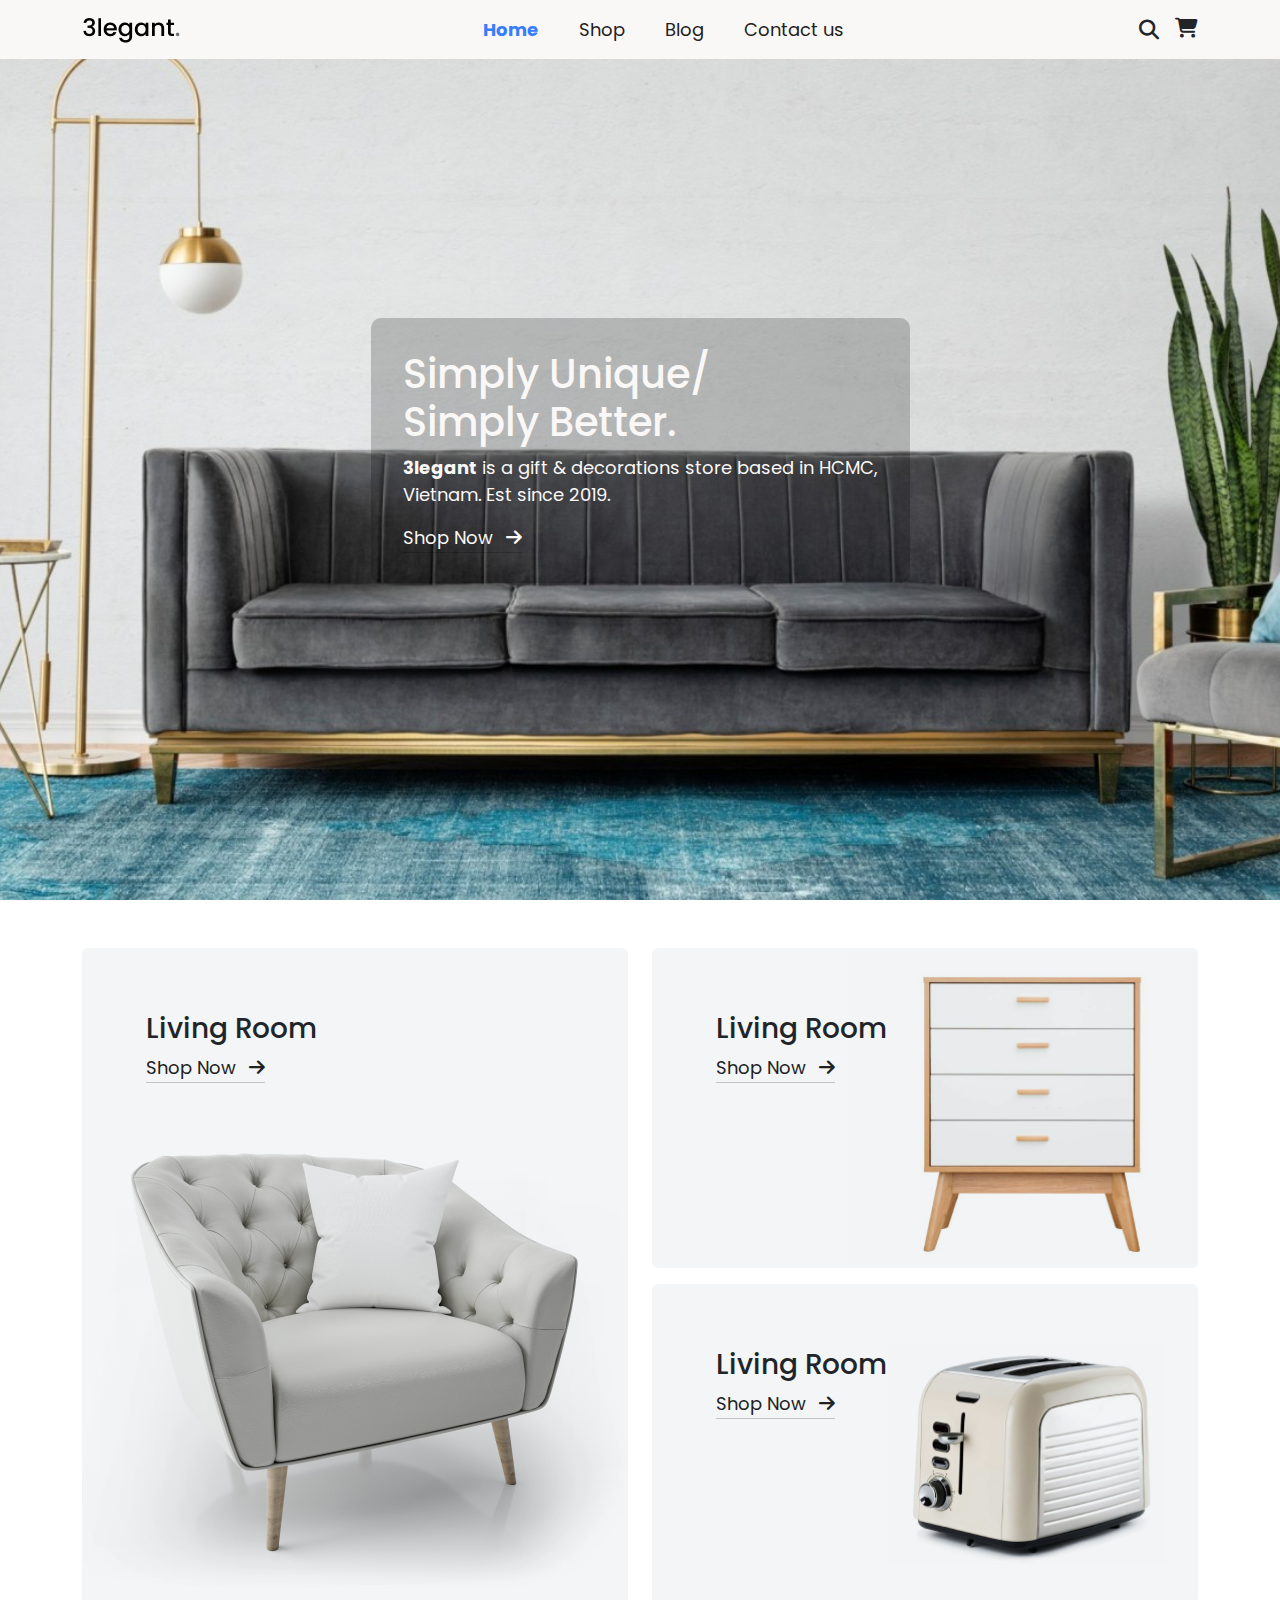
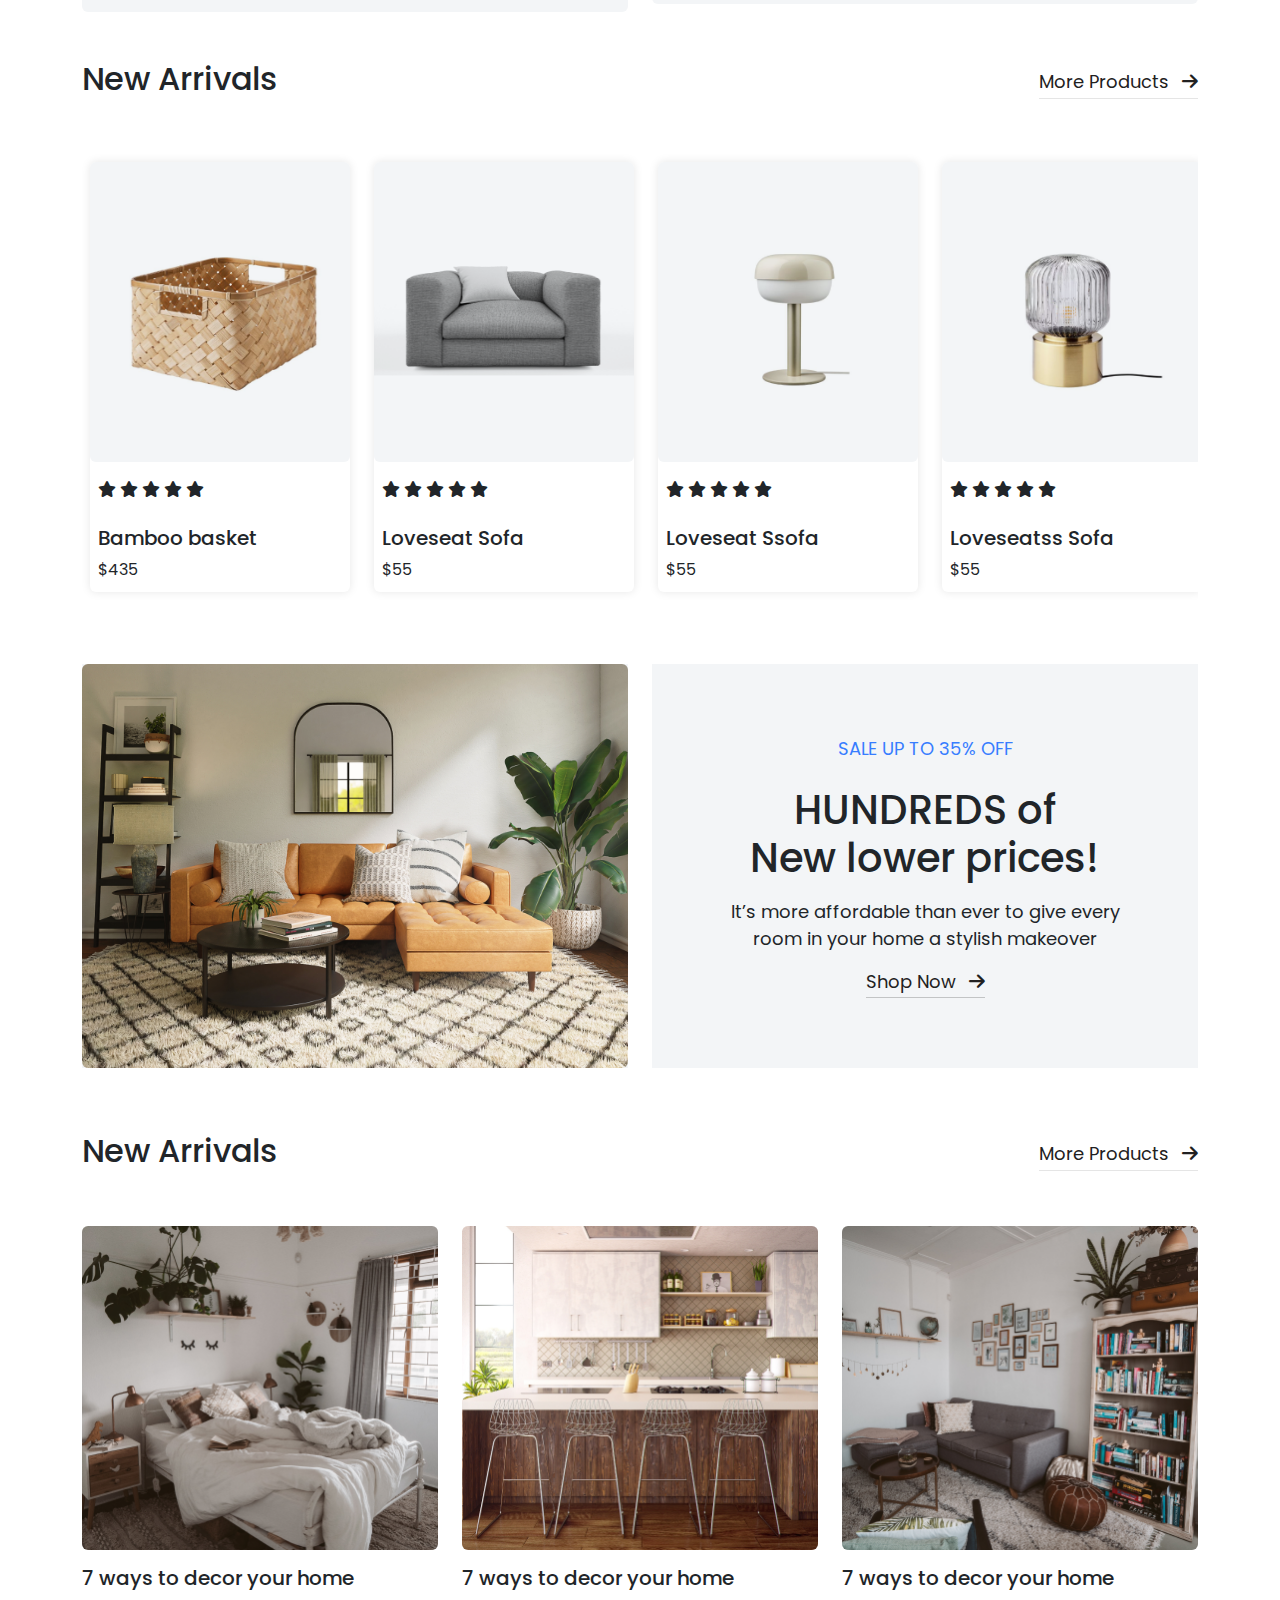
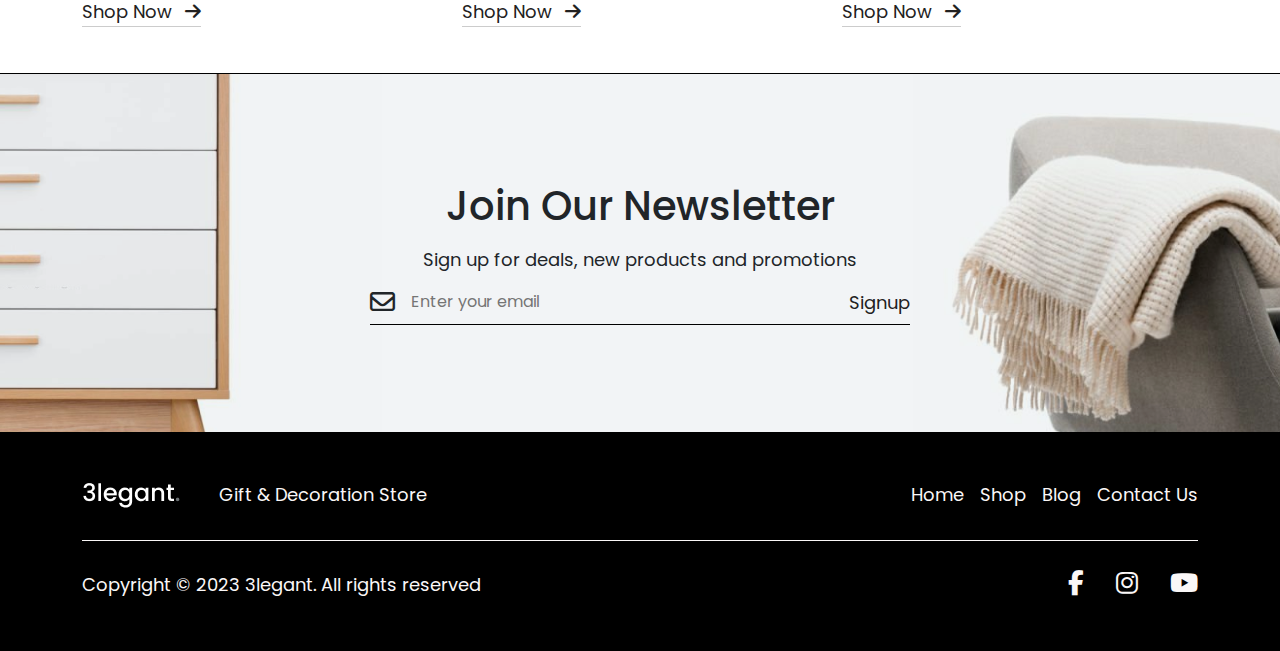
<file: index.html>
<!DOCTYPE html>
<html lang="en">
<head>
    <meta charset="UTF-8">
    <meta name="viewport" content="width=device-width, initial-scale=1.0">
    <!-- title -->
    <title>3Legant</title>


    <!-- awsome ficon -->
    <link rel="stylesheet" href="https://cdnjs.cloudflare.com/ajax/libs/font-awesome/6.7.1/css/all.min.css">
    <!-- bootstrap -->
    <link rel="stylesheet" href="./style/bootstrap.min.css">
    <!-- header -->
    <link rel="stylesheet" href="./style/header.css">
    <!-- box css -->
    <link rel="stylesheet" href="./style/box.css">
    <!-- style -->
    <link rel="stylesheet" href="./style/style.css">
    
    
</head> 
<body> 
    
    <header>
        <div class="container">
            <div class="header">
                <div class="header-img">
                    <i class="fa-solid fa-bars"></i>
                    <img src="./img/Logo.png" alt="">
                </div>

                <nav class="nav">

                    <ul>
                        <li><a class="active" href="./index.html">Home</a></li>
                        <li><a href="./shop.html">Shop</a></li>
                        <li><a href="./blog.html">Blog</a></li>
                        <li><a href="./contact.html">Contact us</a></li>
                    </ul>
                    <i class="fa-solid fa-xmark"></i>
                </nav>


                <div class="header-icon">
                    <div class="search">
                        <i class="fa-solid fa-arrow-left"></i>
                        <input type="search" name="" id="search" placeholder="search">
                        
                    </div>
                    <div class="h-icon">
                        <i class="fa-solid fa-magnifying-glass searchac"></i>

                        <span class="btn-shopp">
                            <i class="fa-solid fa-cart-shopping shopping"></i>
                            <div class="pvalue">1</div>
                        </span>
                    </div>
                </div>
                <div class="header-cart">
                    <div class="cart-heading border-bottom">
                        <div class="h1">My cart</div>
                        <i class="fa-solid fa-xmark"></i>
                    </div>


                    <div class="cart mt-3 pb-3" id="cart">
                        <div class="header-cart-item">
                            <div class="img">
                                <img class="rounded" src="./img/cart.png" alt="">

                                <div class="imgtitle cart-item-details">
                                    <h6>Product product</h6>
                                    <div class="qu rounded">
                                        <div class="plus rounded">+</div>
                                        <div class="price">5</div>
                                        <div class="minus rounded">-</div>
                                    </div>
                                </div>
                            </div>

                            <div class="totele h6">$00</div>
                        </div>
                        
                        
                    </div>

                    <div class="chackout text-center pt-4 pb-3">
                        <div class="all-totle mb-4">
                            <h6>Totle</h6>
                            <h6 class="totle-price">$00</h6>
                        </div>
                        <a class="rounded" href="#">Cart</a>
                    </div>
                </div>
            </div>
        </div>
    </header>
    <!-- end header -->
    
    <!-- hero -->
    <div class="hero-items" id="hero-items">
        <div class="hero-contant">
            <h1> Simply Unique/ <br> Simply Better.</h1>

            <p> <b>3legant</b> is a gift & decorations store based in HCMC, <br> Vietnam. Est since 2019. </p>
            <a href="./shop.html" class="cmbtn ">Shop Now <i class="fa-solid fa-arrow-right"></i></a>
        </div>
    </div>
    <!-- end hero -->

    <!-- Living Room -->
    <div class="living-room my-5">
        <div class="container">
            <div class="row row-gap-3">
                
                <div class="col-lg-6">
                    <div class="living-room-left rounded">
                        <div class="h3">Living Room</div>
                        <a href="./shop.html" class="cmbtn">Shop Now <i class="fa-solid fa-arrow-right"></i></a>
                    </div>
                </div>

                <div class="col-lg-6">
                    <div class="living-room-right gap-3">
                        <div class="living-items rounded">
                            <div class="h3">Living Room</div>
                            <a href="./shop.html" class="cmbtn">Shop Now <i class="fa-solid fa-arrow-right"></i></a>
                        </div>

                        <div class="living-items2 rounded">
                            <div class="h3">Living Room</div>
                            <a href="./shop.html" class="cmbtn">Shop Now <i class="fa-solid fa-arrow-right"></i></a>
                        </div>
                    </div>
                </div>
            </div>
        </div>
    </div>
    <!-- Living Room end -->

    <!-- New Arrivals -->

    <div class="arrivals my-5">
        <div class="container">
            
            <div class="product-more mb-5">
                <h2>New 
                    Arrivals</h2>
                <a href="./shop.html" class="cmbtn">More Products <i class="fa-solid fa-arrow-right"></i></a>
            </div>

            <div class="arrivals-items p-2">
                <div class="box rounded">
                    <div class="img">
                        <img class="rounded" src="./img/sofa1.png" alt="">
                        <a class="add-to-cart-btn"> Add to Cart </a>
                    </div>

                    <div class="pdetals ps-2">
                        <div class="star mb-4">
                            <i class="fa-solid fa-star"></i>
                            <i class="fa-solid fa-star"></i>
                            <i class="fa-solid fa-star"></i>
                            <i class="fa-solid fa-star"></i>
                            <i class="fa-solid fa-star"></i>
                        </div>

                        <h5 class="name">Bamboo basket</h5>
                        <div class="pprice">$<span class="price">435</span></div>
                    </div>
                </div>

                <div class="box rounded">
                    <div class="img">
                        <img class="rounded" src="./img/sofa2.png" alt="">
                        <a class="add-to-cart-btn"> Add to Cart </a>
                    </div>

                    <div class="pdetals ps-2">
                        <div class="star mb-4">
                            <i class="fa-solid fa-star"></i>
                            <i class="fa-solid fa-star"></i>
                            <i class="fa-solid fa-star"></i>
                            <i class="fa-solid fa-star"></i>
                            <i class="fa-solid fa-star"></i>
                        </div>

                        <h5 class="name">Loveseat Sofa</h5>
                        <div class="pprice">$<span class="price">55</span></div>
                    </div>
                </div>
                <div class="box rounded">
                    <div class="img">
                        <img class="rounded" src="./img/sofa3.png" alt="">
                        <a class="add-to-cart-btn"> Add to Cart </a>
                    </div>

                    <div class="pdetals ps-2">
                        <div class="star mb-4">
                            <i class="fa-solid fa-star"></i>
                            <i class="fa-solid fa-star"></i>
                            <i class="fa-solid fa-star"></i>
                            <i class="fa-solid fa-star"></i>
                            <i class="fa-solid fa-star"></i>
                        </div>

                        <h5 class="name">Loveseat Ssofa</h5>
                        <div class="pprice">$<span class="price">55</span></div>
                    </div>
                </div>
                <div class="box rounded">
                    <div class="img">
                        <img class="rounded" src="./img/sofa4.png" alt="">
                        <a class="add-to-cart-btn"> Add to Cart </a>
                    </div>

                    <div class="pdetals ps-2">
                        <div class="star mb-4">
                            <i class="fa-solid fa-star"></i>
                            <i class="fa-solid fa-star"></i>
                            <i class="fa-solid fa-star"></i>
                            <i class="fa-solid fa-star"></i>
                            <i class="fa-solid fa-star"></i>
                        </div>

                        <h5 class="name">Loveseatss Sofa</h5>
                        <div class="pprice">$<span class="price">55</span></div>
                    </div>
                </div>
                <div class="box rounded">
                    <div class="img">
                        <img class="rounded" src="./img/sofa1.png" alt="">
                        <a class="add-to-cart-btn"> Add to Cart </a>
                    </div>

                    <div class="pdetals ps-2">
                        <div class="star mb-4">
                            <i class="fa-solid fa-star"></i>
                            <i class="fa-solid fa-star"></i>
                            <i class="fa-solid fa-star"></i>
                            <i class="fa-solid fa-star"></i>
                            <i class="fa-solid fa-star"></i>
                        </div>

                        <h5 class="name">Loveseatv Sofa</h5>
                        <div class="pprice">$<span class="price">55</span></div>
                    </div>
                </div>
            </div>
        </div>
    </div>

    <!-- New Arrivals end-->

    <!-- HUNDREDS of New lower prices! -->
    <div class="hundreds my-5 py-3">
        <div class="container">
            <div class="row row-gap-5">
                <div class="col-lg-6">
                    <div class="hundreds-left">
                        <img class="rounded" src="./img/hu.png" alt="">
                    </div>
                </div>
                <div class="col-lg-6">
                    <div class="hundreds-left hundreds-right">
                        <p class="p1">SALE UP TO 35% OFF</p>
                        <div class="h1 mt-4 mb-3">HUNDREDS of <br> New lower prices!</div>
                        <p>It’s more affordable than ever to give every <br> room in your home a stylish makeover</p>

                        <a href="./shop.html" class="cmbtn mt-3">Shop Now <i class="fa-solid fa-arrow-right"></i></a>
                    </div>
                </div>
            </div>
        </div>
    </div>
    
    <!-- HUNDREDS of New lower prices! end -->

    <!-- Articles -->
    <div class="articles my-5">
        <div class="container">

            <div class="product-more mb-5">
                <h2>New 
                    Arrivals</h2>
                <a href="./shop.html" class="cmbtn">More Products <i class="fa-solid fa-arrow-right"></i></a>
            </div>

            <div class="row row-gap-5">
                <div class="col-lg-4 col-md-6 col-sm-6">
                    <div class="articles-box">
                        <img class="rounded" src="./img/g1.png" alt="">
                        <div class="articles-text mt-3">
                            <h5>7 ways to decor your home</h5>
                            <a href="./shop.html" class="cmbtn mt-3">Shop Now <i class="fa-solid fa-arrow-right"></i></a>
                        </div>
                    </div>
                </div>
                <div class="col-lg-4 col-md-6 col-sm-6">
                    <div class="articles-box">
                        <img class="rounded" src="./img/g2.png" alt="">
                        <div class="articles-text mt-3">
                            <h5>7 ways to decor your home</h5>
                            <a href="./shop.html" class="cmbtn mt-3">Shop Now <i class="fa-solid fa-arrow-right"></i></a>
                        </div>
                    </div>
                </div>
                <div class="col-lg-4 col-md-6 col-sm-6">
                    <div class="articles-box">
                        <img class="rounded" src="./img/g3.png" alt="">
                        <div class="articles-text mt-3">
                            <h5>7 ways to decor your home</h5>
                            <a href="./shop.html" class="cmbtn mt-3">Shop Now <i class="fa-solid fa-arrow-right"></i></a>
                        </div>
                    </div>
                </div>
            </div>
            
        </div>
    </div>

    <!-- Articles end-->

    <!-- Join Our Newsletter -->
    <div class="newsletter mt-5">
        <h1>Join Our Newsletter</h1>
        <p class="mb-3 mt-2">Sign up for deals, new products and promotions</p>

        <div class="newslett">
            <i class="fa-regular fa-envelope"></i>
            <input type="email" placeholder="Enter your email">
            <a href="#">Signup</a>
        </div>
    </div>
    <!-- Join Our Newsletter end -->

    <!-- footer -->
     <div class="footer py-5">
        <div class="container">
            <div class="footer-contant text-center">


                <div class="footer-top">
                    <div class="footer-logo">
                        <img src="./img/footerlogo.png" alt="">
                        <p>Gift & Decoration Store</p>
                    </div>
                    <div class="footer-manu">
                        <a href="./index.html">Home</a>
                        <a href="./shop.html">Shop</a>
                        <a href="./blog.html">Blog</a>
                        <a href="./contact.html">Contact Us</a>
                    </div>
                </div>
                
                <div class="footer-bottom mt-4">
                    <p>Copyright © 2023 3legant. All rights reserved</p>

                    <div class="icon">
                        <a href="#"><i class="fa-brands fa-facebook-f"></i> </a>
                        <a href="#"><i class="fa-brands fa-instagram"></i></a>
                        <a href="#"><i class="fa-brands fa-youtube"></i></a>
                    </div>
                </div>
            </div>
        </div>
     </div>
    <!-- footer end -->


    <!-- javascript -->
    <script src="./javascript/header.js"></script>
    <script src="./javascript/add.js"></script>
    <script src="./javascript/home.js"></script>
</body>
</html>
</file>
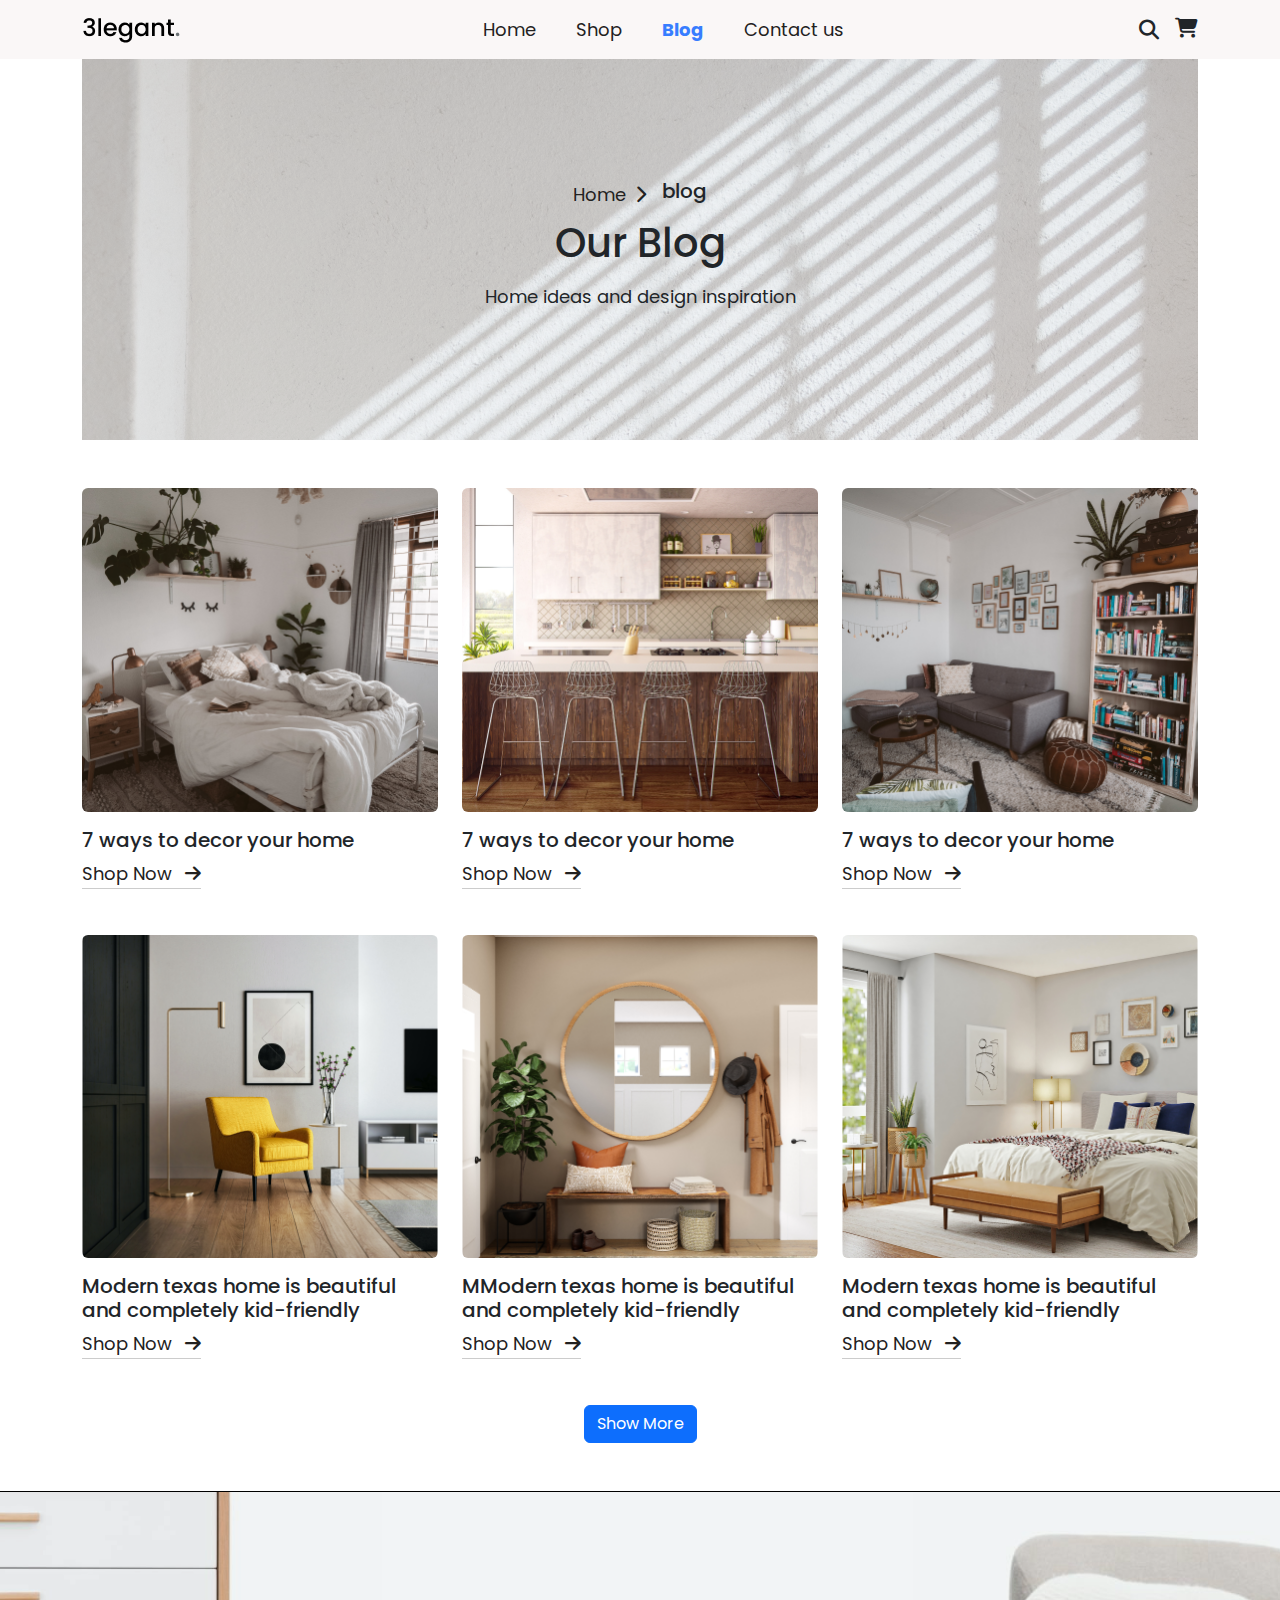
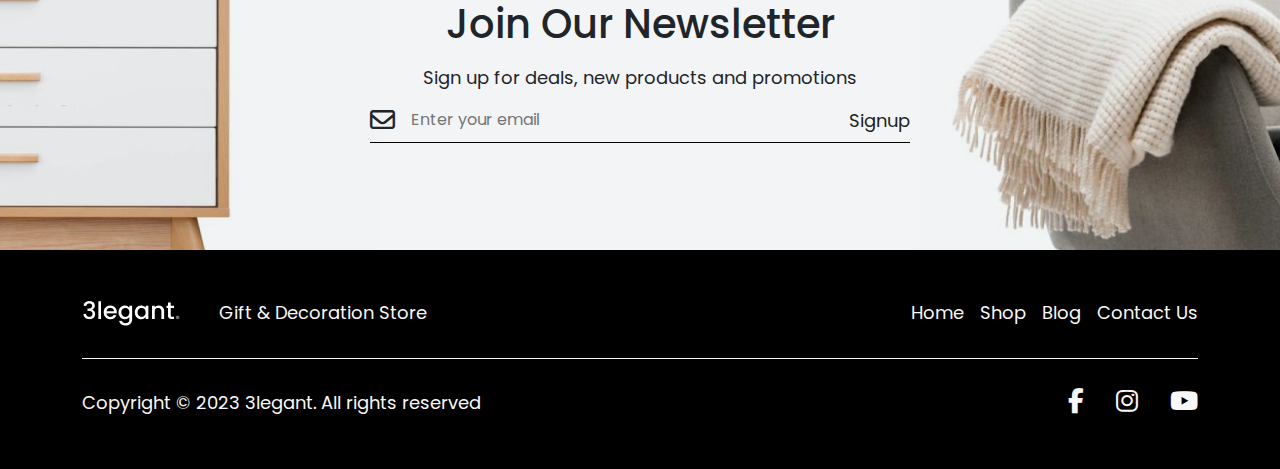
<file: blog.html>
<!DOCTYPE html>
<html lang="en">
<head>
    <meta charset="UTF-8">
    <meta name="viewport" content="width=device-width, initial-scale=1.0">
    <!-- title -->
    <title>3Legant</title>


    <!-- awsome ficon -->
    <link rel="stylesheet" href="https://cdnjs.cloudflare.com/ajax/libs/font-awesome/6.7.1/css/all.min.css">
    <!-- bootstrap -->
    <link rel="stylesheet" href="./style/bootstrap.min.css">
    <!-- header -->
    <link rel="stylesheet" href="./style/header.css">
    <!-- style -->
    <link rel="stylesheet" href="./style/blog.css">

 

</head>
<body>
    <!-- header -->
    <header>
        <div class="container">
            <div class="header">
                <div class="header-img">
                    <i class="fa-solid fa-bars"></i>
                    <img src="./img/Logo.png" alt="">
                </div>

                <nav class="nav">

                    <ul>
                        <li><a class="active" href="./index.html">Home</a></li>
                        <li><a href="./shop.html">Shop</a></li>
                        <li><a href="./blog.html">Blog</a></li>
                        <li><a href="./contact.html">Contact us</a></li>
                    </ul>
                    <i class="fa-solid fa-xmark"></i>
                </nav>


                <div class="header-icon">
                    <div class="search">
                        <i class="fa-solid fa-arrow-left"></i>
                        <input type="search" name="" id="search" placeholder="search">
                        
                    </div>

                    <div class="h-icon">
                        <i class="fa-solid fa-magnifying-glass searchac"></i>

                        <span class="btn-shopp">
                            <i class="fa-solid fa-cart-shopping shopping"></i>
                            <div class="pvalue">1</div>
                        </span>
                    </div>
                </div>

                <div class="header-cart">
                    <div class="cart-heading border-bottom">
                        <div class="h1">My cart</div>
                        <i class="fa-solid fa-xmark"></i>
                    </div>


                    <div class="cart mt-3 pb-3" id="cart">
                        <div class="header-cart-item">
                            <div class="img">
                                <img class="rounded" src="./img/cart.png" alt="">

                                <div class="imgtitle cart-item-details">
                                    <h6>Product product</h6>
                                    <div class="qu rounded">
                                        <div class="plus rounded">+</div>
                                        <div class="price">5</div>
                                        <div class="minus rounded">-</div>
                                    </div>
                                </div>
                            </div>

                            <div class="totele h6">$455</div>
                        </div>
                         
                        
                    </div>

                    <div class="chackout text-center pt-4 pb-3">
                        <div class="all-totle mb-4">
                            <h6>Totle</h6>
                            <h6 class="totle-price">$55</h6>
                        </div>
                        <a class="rounded" href="#">Cart</a>
                    </div>
                </div>
            </div>
        </div>
    </header>
    <!-- end header -->


    <!-- shop start -->
    <div class="shop pt-5">
        <div class="container">
            <div class="shop-contant">
                <div class="shop-btn mb-2">
                    <a href="./index.html">Home <i class="fa-solid fa-chevron-right"></i></a>
                    <div class="h5">blog</div>
                </div>

                <div class="h1 mb-3">Our Blog</div>
                <p>Home ideas and design inspiration</p>
            </div>  
        </div>
    </div>
    <!-- shop end -->


    <!-- Articles -->
    <div class="articles my-5">
        <div class="container">
            <div class="row grow row-gap-5">
                <div class="col-lg-4 col-md-6 col-sm-6 ">
                    <div class="articles-box">
                        <img class="rounded" src="./img/g1.png" alt="">
                        <div class="articles-text mt-3">
                            <h5>7 ways to decor your home</h5>
                            <a href="./shop.html" class="cmbtn mt-3">Shop Now <i class="fa-solid fa-arrow-right"></i></a>
                        </div>
                    </div>
                </div>
                <div class="col-lg-4 col-md-6 col-sm-6">
                    <div class="articles-box">
                        <img class="rounded" src="./img/g2.png" alt="">
                        <div class="articles-text mt-3">
                            <h5>7 ways to decor your home</h5>
                            <a href="./shop.html" class="cmbtn mt-3">Shop Now <i class="fa-solid fa-arrow-right"></i></a>
                        </div>
                    </div>
                </div>
                <div class="col-lg-4 col-md-6 col-sm-6">
                    <div class="articles-box">
                        <img class="rounded" src="./img/g3.png" alt="">
                        <div class="articles-text mt-3">
                            <h5>7 ways to decor your home</h5>
                            <a href="./shop.html" class="cmbtn mt-3">Shop Now <i class="fa-solid fa-arrow-right"></i></a>
                        </div>
                    </div>
                </div>
                <div class="col-lg-4 col-md-6 col-sm-6">
                    <div class="articles-box">
                        <img class="rounded" src="./img/g4.png" alt="">
                        <div class="articles-text mt-3">
                            <h5>Modern texas home is beautiful and completely kid-friendly</h5>
                            <a href="./shop.html" class="cmbtn mt-3">Shop Now <i class="fa-solid fa-arrow-right"></i></a>
                        </div>
                    </div>
                </div>
                <div class="col-lg-4 col-md-6 col-sm-6">
                    <div class="articles-box">
                        <img class="rounded" src="./img/g5.png" alt="">
                        <div class="articles-text mt-3">
                            <h5>MModern texas home is beautiful and completely kid-friendly</h5>
                            <a href="./shop.html" class="cmbtn mt-3">Shop Now <i class="fa-solid fa-arrow-right"></i></a>
                        </div>
                    </div>
                </div>
                <div class="col-lg-4 col-md-6 col-sm-6">
                    <div class="articles-box">
                        <img class="rounded" src="./img/g8.png" alt="">
                        <div class="articles-text mt-3">
                            <h5>Modern texas home is beautiful and completely kid-friendly</h5>
                            <a href="./shop.html" class="cmbtn mt-3">Shop Now <i class="fa-solid fa-arrow-right"></i></a>
                        </div>
                    </div>
                </div>
                <div class="col-lg-4 col-md-6 col-sm-6">
                    <div class="articles-box">
                        <img class="rounded" src="./img/g9.png" alt="">
                        <div class="articles-text mt-3">
                            <h5>Modern texas home is beautiful and completely kid-friendly</h5>
                            <a href="./shop.html" class="cmbtn mt-3">Shop Now <i class="fa-solid fa-arrow-right"></i></a>
                        </div>
                    </div>
                </div>
                <div class="col-lg-4 col-md-6 col-sm-6">
                    <div class="articles-box">
                        <img class="rounded" src="./img/g10.png" alt="">
                        <div class="articles-text mt-3">
                            <h5>Modern texas home is beautiful and completely kid-friendly</h5>
                            <a href="./shop.html" class="cmbtn mt-3">Shop Now <i class="fa-solid fa-arrow-right"></i></a>
                        </div>
                    </div>
                </div>
                <div class="col-lg-4 col-md-6 col-sm-6">
                    <div class="articles-box">
                        <img class="rounded" src="./img/g11.png" alt="">
                        <div class="articles-text mt-3">
                            <h5>Modern texas home is beautiful and completely kid-friendly</h5>
                            <a href="./shop.html" class="cmbtn mt-3">Shop Now <i class="fa-solid fa-arrow-right"></i></a>
                        </div>
                    </div>
                </div>
            </div>


            <div class="gbtn mt-5 text-center">
                <button class="btn btn-primary gload">Show More</button>
            </div>
            
        </div>
    </div>

    <!-- Articles end-->


    <!-- Join Our Newsletter -->
    <div class="newsletter mt-5">
        <h1>Join Our Newsletter</h1>
        <p class="mb-3 mt-2">Sign up for deals, new products and promotions</p>

        <div class="newslett">
            <i class="fa-regular fa-envelope"></i>
            <input type="email" placeholder="Enter your email">
            <a href="#">Signup</a>
        </div>
    </div>
    <!-- Join Our Newsletter end -->


    <!-- footer -->
    <div class="footer py-5">
        <div class="container">
            <div class="footer-contant text-center">
                <div class="footer-top">
                    <div class="footer-logo">
                        <img src="./img/footerlogo.png" alt="">
                        <p>Gift & Decoration Store</p>
                    </div>
                    <div class="footer-manu">
                        <a href="./index.html">Home</a>
                        <a href="./shop.html">Shop</a>
                        <a href="./blog.html">Blog</a>
                        <a href="./contact.html">Contact Us</a>
                    </div>
                </div>
                <div class="footer-bottom mt-4">
                    <p>Copyright © 2023 3legant. All rights reserved</p>

                    <div class="icon">
                        <a href="#"><i class="fa-brands fa-facebook-f"></i> </a>
                        <a href="#"><i class="fa-brands fa-instagram"></i></a>
                        <a href="#"><i class="fa-brands fa-youtube"></i></a>
                    </div>
                </div>
            </div>
        </div>
     </div>
    <!-- footer end -->



    <!-- javascript -->
    <script src="./javascript/header.js"></script>
    <script src="./javascript/add.js"></script>
    <script src="./javascript/shop.js"></script>
</body>
</html>
</file>
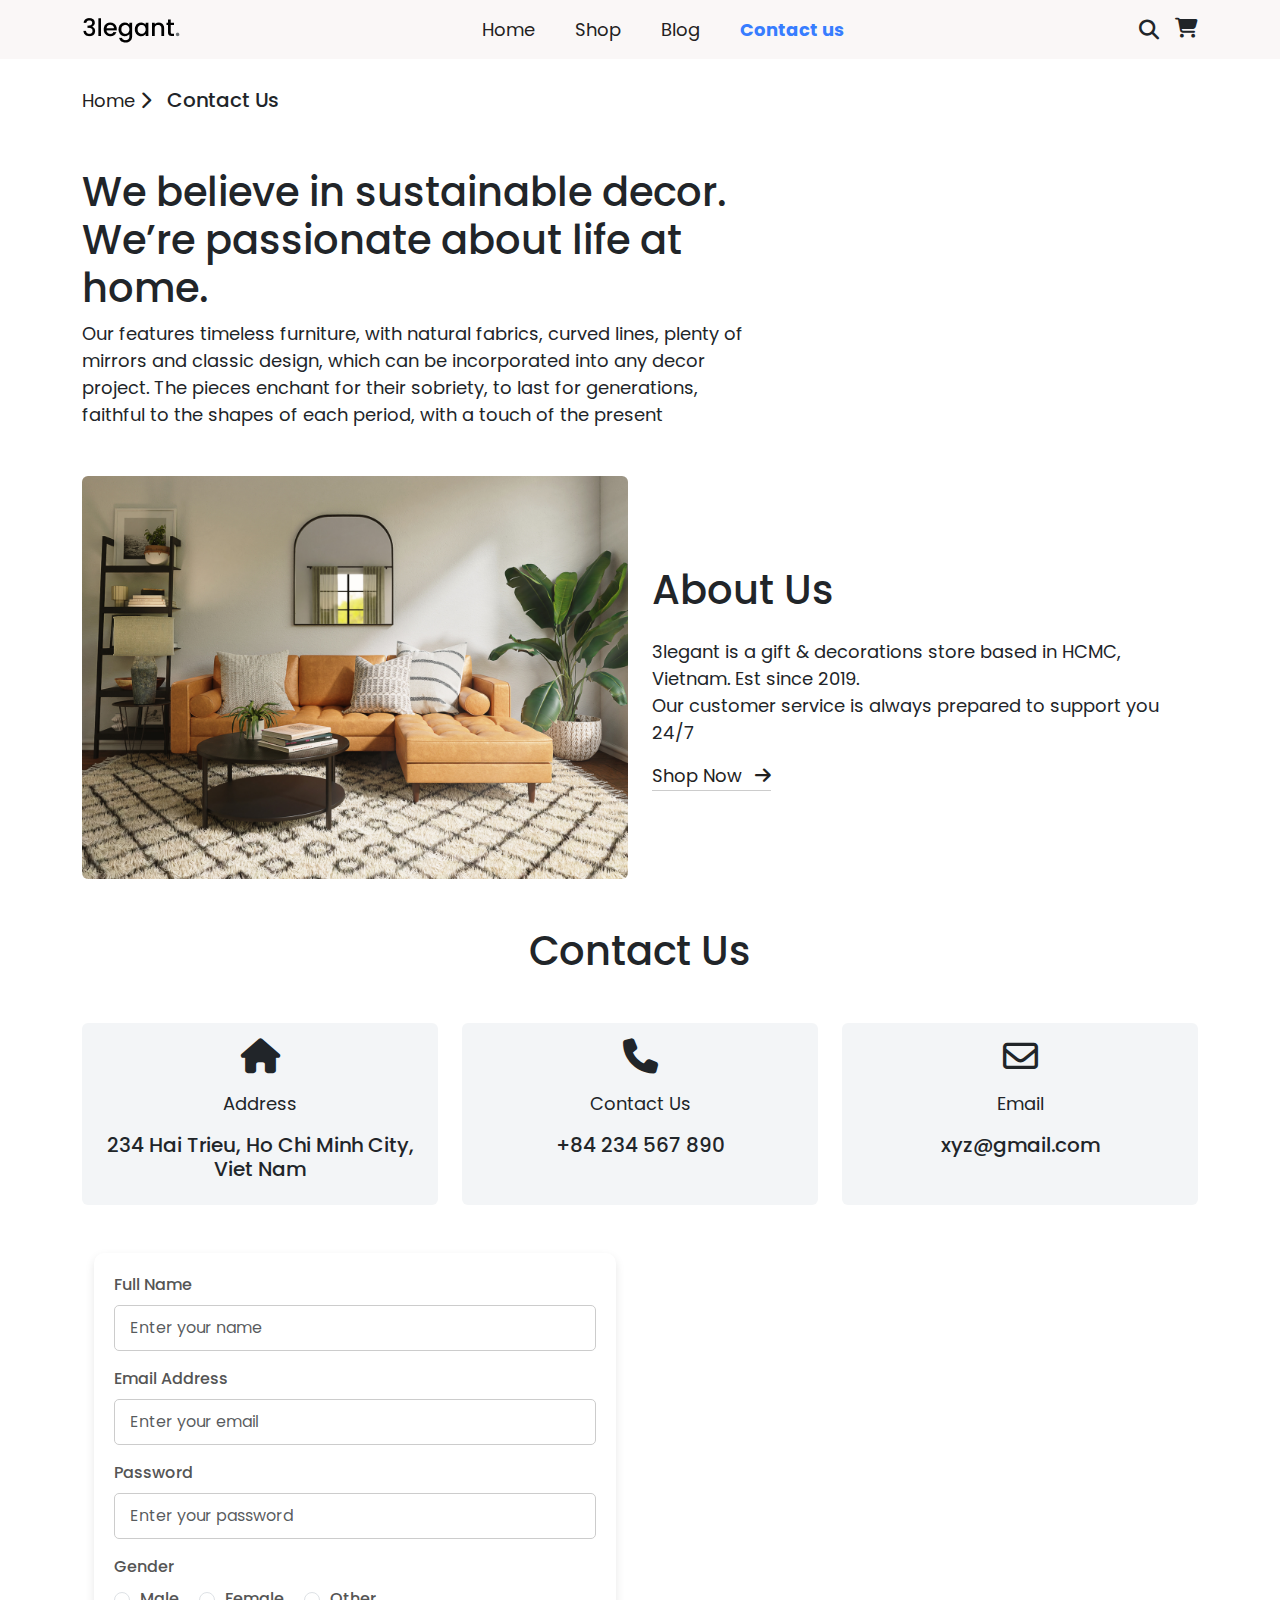
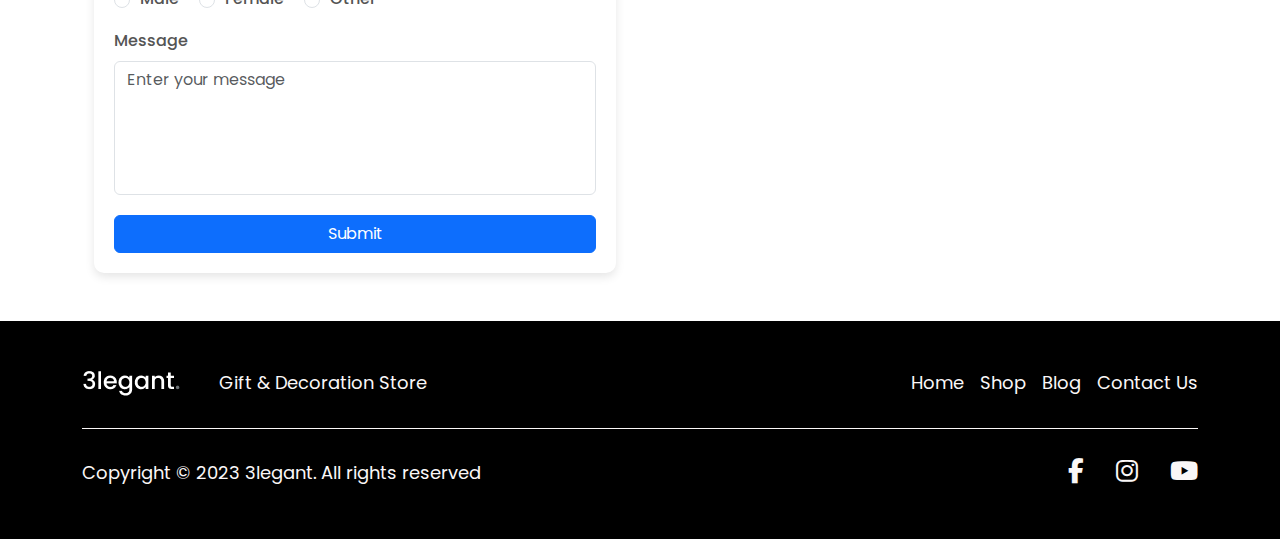
<file: contact.html>
<!DOCTYPE html>
<html lang="en">
<head>
    <meta charset="UTF-8">
    <meta name="viewport" content="width=device-width, initial-scale=1.0">
    <!-- title -->
    <title>3Legant</title>


    <!-- awsome ficon -->
    <link rel="stylesheet" href="https://cdnjs.cloudflare.com/ajax/libs/font-awesome/6.7.1/css/all.min.css">
    <!-- bootstrap -->
    <link rel="stylesheet" href="./style/bootstrap.min.css">
    <!-- header -->
    <link rel="stylesheet" href="./style/header.css">
    <!-- style -->
    <link rel="stylesheet" href="./style/contact.css">



</head>
<body>
    <!-- header -->
    <header>
        <div class="container">
            <div class="header">
                <div class="header-img">
                    <i class="fa-solid fa-bars"></i>
                    <img src="./img/Logo.png" alt="">
                </div>

                <nav class="nav">

                    <ul>
                        <li><a class="active" href="./index.html">Home</a></li>
                        <li><a href="./shop.html">Shop</a></li>
                        <li><a href="./blog.html">Blog</a></li>
                        <li><a href="./contact.html">Contact us</a></li>
                    </ul>
                    <i class="fa-solid fa-xmark"></i>
                </nav>


                <div class="header-icon">
                    <div class="search">
                        <i class="fa-solid fa-arrow-left"></i>
                        <input type="search" name="" id="search" placeholder="search">
                        
                    </div>


                    <div class="h-icon">
                        <i class="fa-solid fa-magnifying-glass searchac"></i>

                        <span class="btn-shopp">
                            <i class="fa-solid fa-cart-shopping shopping"></i>
                            <div class="pvalue">1</div>
                        </span>
                    </div>
                </div>


                <div class="header-cart">
                    <div class="cart-heading border-bottom">
                        <div class="h1">My cart</div>
                        <i class="fa-solid fa-xmark"></i>
                    </div>


                    <div class="cart mt-3 pb-3" id="cart">
                        <div class="header-cart-item">
                            <div class="img">
                                <img class="rounded" src="./img/cart.png" alt="">

                                <div class="imgtitle cart-item-details">
                                    <h6>Product product</h6>
                                    <div class="qu rounded">
                                        <div class="plus rounded">+</div>
                                        <div class="price">5</div>
                                        <div class="minus rounded">-</div>
                                    </div>
                                </div>
                            </div>

                            <div class="totele h6">$455</div>
                        </div>
                         
                        
                    </div>

                    <div class="chackout text-center pt-4 pb-3">
                        <div class="all-totle mb-4">
                            <h6>Totle</h6>
                            <h6 class="totle-price">$55</h6>
                        </div>
                        <a class="rounded" href="#">Cart</a>
                    </div>
                </div>
            </div>
        </div>
    </header>
    <!-- end header -->

    <div class="hometocontact mb-5">
        <div class="container">
            <div class="hometocontacts">
                <a href="./index.html">Home <i class="fa-solid fa-chevron-right"></i></a>
                <div class="h5">Contact Us</div>
            </div>
        </div>
    </div>
    <!-- about start -->
    <div class="about-us my-5">
        <div class="container">
            <div class="about-heat">
                <div class="h1">We believe in sustainable decor. We’re passionate about life at home.</div>

                <p>Our features timeless furniture, with natural fabrics, curved lines, plenty of mirrors and classic design, which can be incorporated into any decor project. The pieces enchant for their sobriety, to last for generations, faithful to the shapes of each period, with a touch of the present</p>
            </div>


            <div class="row row-gap-3 my-5">
                <div class="col-lg-6">
                    <div class="about-img rounded">
                        <img class="rounded" src="./img/hu.png" alt="">
                    </div>
                </div>

                <div class="col-lg-6">
                    <div class="about-contant">
                        <div class="h1">About Us</div>
                        <p>3legant is a gift & decorations store based in HCMC, Vietnam. Est since 2019. <br> Our customer service is always prepared to support you 24/7</p>

                        <div>
                            <a class="cmbtn" href="./shop.html">Shop Now <i class="fa-solid fa-arrow-right"></i></a>
                        </div>
                    </div>
                </div>
            </div>
        </div>
    </div>
    <!-- about end -->

    <!-- Contact Us -->
     <div class="contact-us my-5">
        <div class="container">
            <div class="contact-heading mb-5 text-center">
                <div class="h1">Contact Us</div>
            </div>

            <div class="row row-gap-3">
                <div class="col-lg-4 col-md-6 text-center">
                    <div class="contact-head p-3 rounded">
                        <i class="fa-solid fa-house"></i>
                        <p>Address</p>
                        <div class="h5">234 Hai Trieu, Ho Chi Minh City, 
                            Viet Nam</div>
                    </div>
                </div>
                <div class="col-lg-4 col-md-6 text-center">
                    <div class="contact-head p-3 rounded">
                        <i class="fa-solid fa-phone"></i>
                        <p>Contact Us</p>
                        <div class="h5">+84 234 567 890</div>
                    </div>
                </div>
                <div class="col-lg-4 col-md-6 text-center">
                    <div class="contact-head p-3 rounded">
                        <i class="fa-regular fa-envelope"></i>
                        <p>Email</p>
                        <div class="h5">xyz@gmail.com</div>
                    </div>
                </div>
            </div>

            <div class="row mt-5 row-gap-3">
                <div class="col-lg-6">
                    <div class="container">
                        <form id="contactForm">
                            <!-- Name -->
                            <div class="mb-3">
                                <label for="name" class="form-label">Full Name</label>
                                <input type="text" class="form-control" id="name" placeholder="Enter your name" required>
                            </div>
                    
                            <!-- Email -->
                            <div class="mb-3">
                                <label for="email" class="form-label">Email Address</label>
                                <input type="email" class="form-control" id="email" placeholder="Enter your email" required>
                            </div>
                    
                            <!-- Password -->
                            <div class="mb-3">
                                <label for="password" class="form-label">Password</label>
                                <input type="password" class="form-control" id="password" placeholder="Enter your password" required>
                            </div>
                    
                            <!-- Gender -->
                            <div class="mb-3">
                                <label class="form-label">Gender</label>
                                <div>
                                    <div class="form-check form-check-inline">
                                        <input class="form-check-input" type="radio" name="gender" id="male" value="male" required>
                                        <label class="form-check-label" for="male">Male</label>
                                    </div>
                                    <div class="form-check form-check-inline">
                                        <input class="form-check-input" type="radio" name="gender" id="female" value="female" required>
                                        <label class="form-check-label" for="female">Female</label>
                                    </div>
                                    <div class="form-check form-check-inline">
                                        <input class="form-check-input" type="radio" name="gender" id="other" value="other" required>
                                        <label class="form-check-label" for="other">Other</label>
                                    </div>
                                </div>
                            </div>
                    
                            <!-- Message -->
                            <div class="mb-3">
                                <label for="message" class="form-label">Message</label>
                                <textarea class="form-control" id="message" rows="5" placeholder="Enter your message"></textarea>
                            </div>
                    
                            <!-- Submit Button -->
                            <div class="text-center">
                                <button type="submit" class="btn btn-primary">Submit</button>
                            </div>
                        </form>
                    </div>
                </div>

                <div class="col-lg-6">
                    <div class="location rounded">
                        <iframe class="rounded" src="https://www.google.com/maps/embed?pb=!1m18!1m12!1m3!1d3685.0303441847!2d90.34276817599839!3d22.540536034143496!2m3!1f0!2f0!3f0!3m2!1i1024!2i768!4f13.1!3m3!1m2!1s0x30aacb84ef6f396b%3A0xbb173a895da67173!2sPost%20Office%2C%20Bakerganj!5e0!3m2!1sen!2sbd!4v1733228843439!5m2!1sen!2sbd"  style="border:0;" allowfullscreen="" loading="lazy" referrerpolicy="no-referrer-when-downgrade"></iframe>
                    </div>
                </div>
            </div>

        </div>
     </div>

    <!-- footer -->
    <div class="footer py-5">
        <div class="container">
            <div class="footer-contant text-center">


                <div class="footer-top">
                    <div class="footer-logo">
                        <img src="./img/footerlogo.png" alt="">
                        <p>Gift & Decoration Store</p>
                    </div>
                    <div class="footer-manu">
                        <a href="./index.html">Home</a>
                        <a href="./shop.html">Shop</a>
                        <a href="./blog.html">Blog</a>
                        <a href="./contact.html">Contact Us</a>
                    </div>
                </div>
                
                <div class="footer-bottom mt-4">
                    <p>Copyright © 2023 3legant. All rights reserved</p>

                    <div class="icon">
                        <a href="#"><i class="fa-brands fa-facebook-f"></i> </a>
                        <a href="#"><i class="fa-brands fa-instagram"></i></a>
                        <a href="#"><i class="fa-brands fa-youtube"></i></a>
                    </div>
                </div>
            </div>
        </div>
     </div>
    <!-- footer end -->

    <!-- javascript -->
    <script src="./javascript/header.js"></script>
    <script src="./javascript/add.js"></script>

    <script>
        document.getElementById("contactForm").addEventListener("submit", function (e) {
            e.preventDefault();

            const name = document.getElementById("name").value;
            const email = document.getElementById("email").value;
            const message = document.getElementById("message").value;

            if (name && email && message) {
                alert("Thank you for contacting us, " + name + "!");
                // Reset the form after successful submission
                this.reset();
            } else {
                alert("Please fill out all required fields.");
            }
        });

    </script>
</body>
</html>
</file>
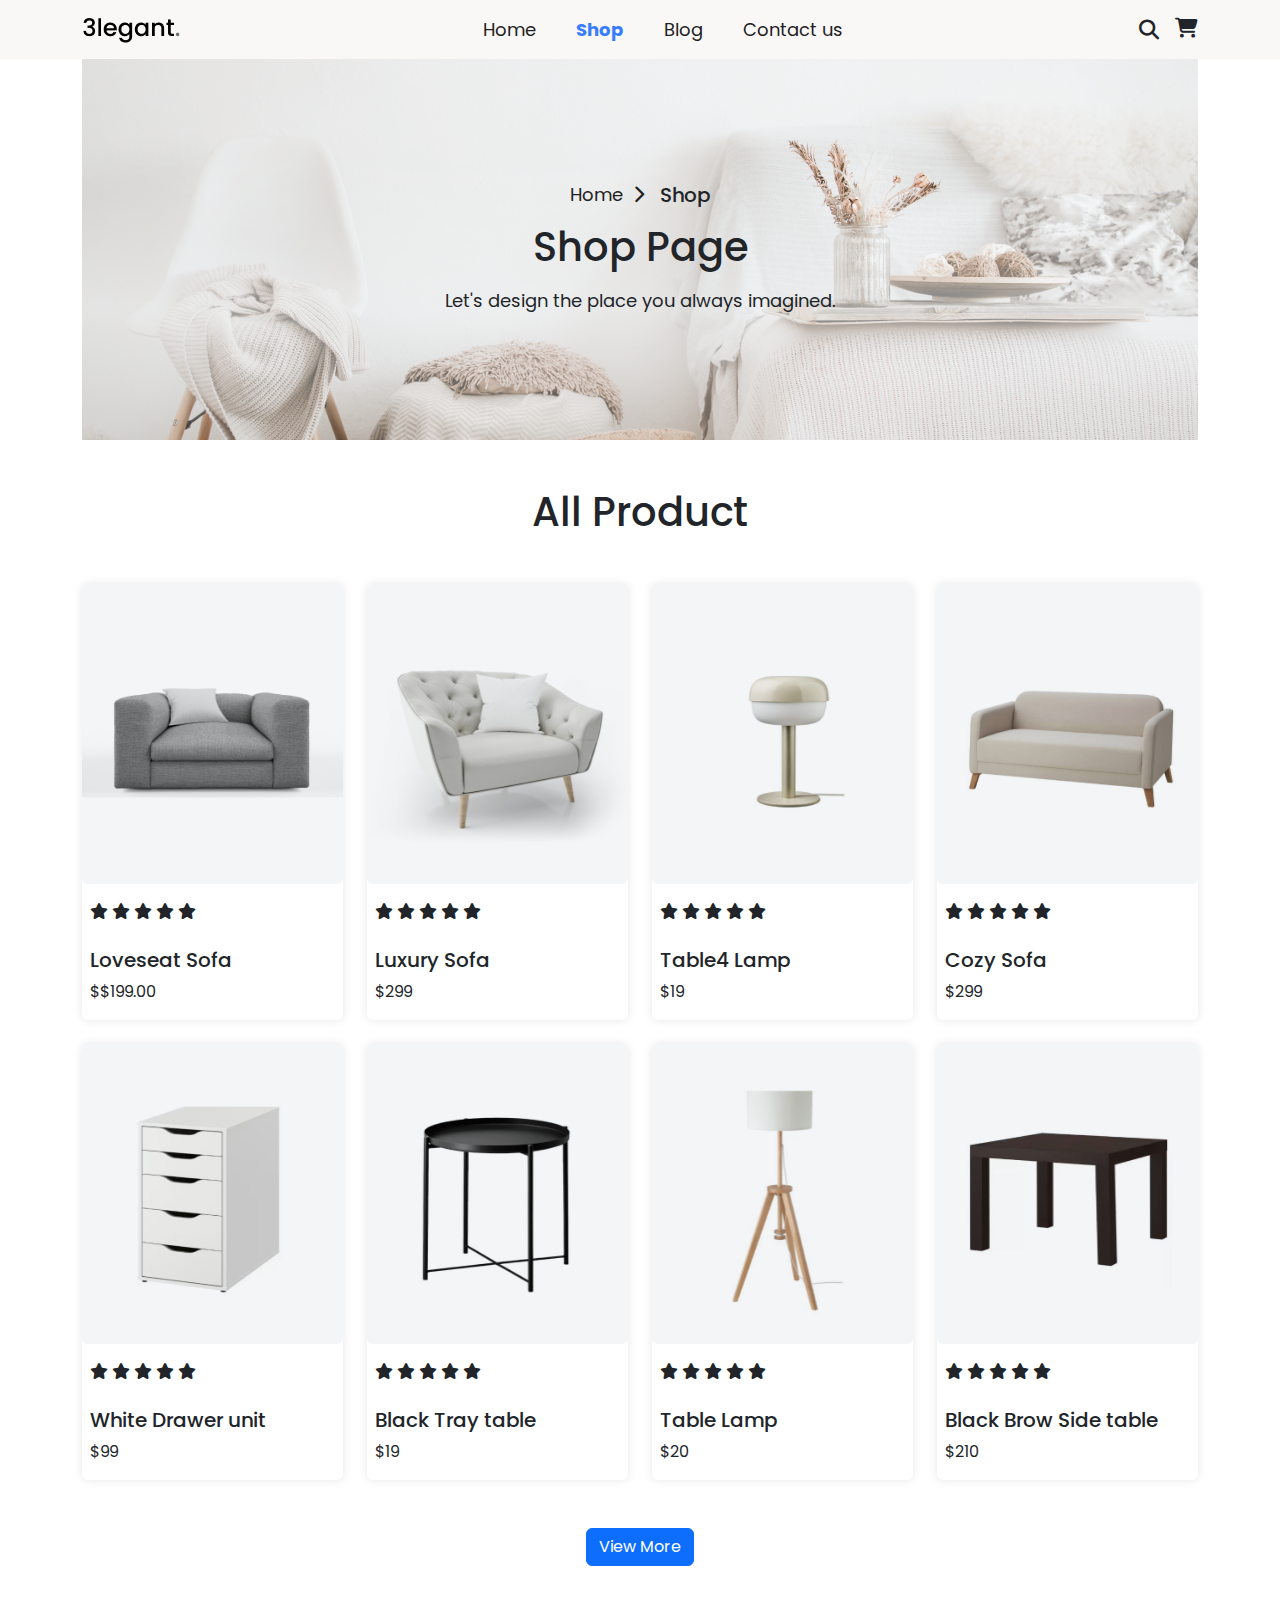
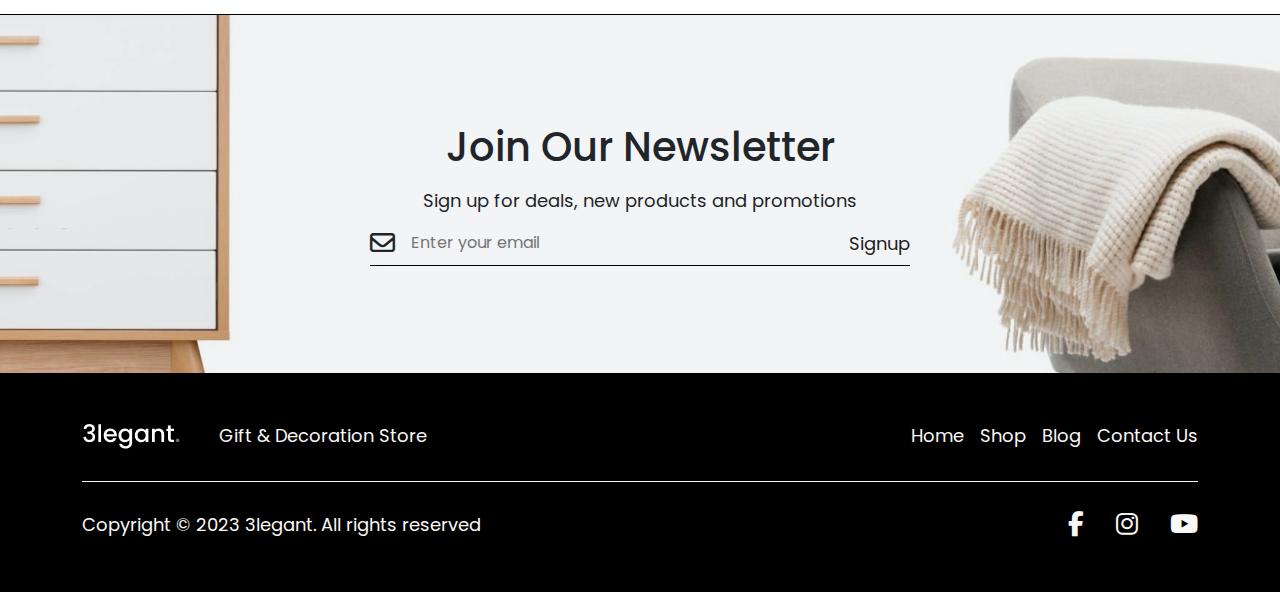
<file: shop.html>
<!DOCTYPE html>
<html lang="en">
<head>
    <meta charset="UTF-8">
    <meta name="viewport" content="width=device-width, initial-scale=1.0">
    <!-- title -->
    <title>3Legant</title>


    <!-- awsome ficon -->
    <link rel="stylesheet" href="https://cdnjs.cloudflare.com/ajax/libs/font-awesome/6.7.1/css/all.min.css">
    <!-- bootstrap -->
    <link rel="stylesheet" href="./style/bootstrap.min.css">
    <!-- header -->
    <link rel="stylesheet" href="./style/header.css">
    <!-- box css -->
    <link rel="stylesheet" href="./style/box.css">
    <!-- style -->
    <link rel="stylesheet" href="./style/shop.css">
    
    



</head>
<body>
    <!-- header -->
    <header>
        <div class="container">
            <div class="header">
                <div class="header-img">
                    <i class="fa-solid fa-bars"></i>
                    <img src="./img/Logo.png" alt="">
                </div>

                <nav class="nav">

                    <ul>
                        <li><a class="active" href="./index.html">Home</a></li>
                        <li><a href="./shop.html">Shop</a></li>
                        <li><a href="./blog.html">Blog</a></li>
                        <li><a href="./contact.html">Contact us</a></li>
                    </ul>
                    <i class="fa-solid fa-xmark"></i>
                </nav>


                <div class="header-icon">
                    <div class="search">
                        <i class="fa-solid fa-arrow-left"></i>
                        <input type="search" name="" id="search" placeholder="search">
                        
                    </div>

                    <div class="h-icon">
                        <i class="fa-solid fa-magnifying-glass searchac"></i>

                        <span class="btn-shopp">
                            <i class="fa-solid fa-cart-shopping shopping"></i>
                            <div class="pvalue">1</div>
                        </span>
                    </div>
                </div>





                <div class="header-cart">
                    <div class="cart-heading border-bottom">
                        <div class="h1">My cart</div>
                        <i class="fa-solid fa-xmark"></i>
                    </div>


                    <div class="cart mt-3 pb-3" id="cart">
                        <div class="header-cart-item">
                            <div class="img">
                                <img class="rounded" src="./img/cart.png" alt="">

                                <div class="imgtitle cart-item-details">
                                    <h6>Product product</h6>
                                    <div class="qu rounded">
                                        <div class="plus rounded">+</div>
                                        <div class="price">5</div>
                                        <div class="minus rounded">-</div>
                                    </div>
                                </div>
                            </div>

                            <div class="totele h6">$455</div>
                        </div>
                         
                        
                    </div>

                    <div class="chackout text-center pt-4 pb-3">
                        <div class="all-totle mb-4">
                            <h6>Totle</h6>
                            <h6 class="totle-price">$55</h6>
                        </div>
                        <a class="rounded" href="#">Cart</a>
                    </div>
                </div>
            </div>
        </div>
    </header>
    <!-- end header -->

    <!-- shop start -->
    <div class="shop pt-5">
        <div class="container">
            <div class="shop-contant">
                <div class="shop-btn mb-2">
                    <a href="./index.html">Home <i class="fa-solid fa-chevron-right"></i></a>
                    <div class="h5">Shop</div>
                </div>

                <div class="h1 mb-3">Shop Page</div>
                <p>Let's design the place you always imagined.</p>
            </div>  
        </div>
    </div>
    <!-- shop end -->

    <div class="product my-5">
        <div class="container">
            <div class="h1 my-5 text-center">All Product</div>

 
            <div class="product-all">

                <div class="box rounded">
                    <div class="img">
                        <img class="rounded" src="./img/s10.png" alt="">
                        <a class="add-to-cart-btn"> Add to Cart </a>
                    </div>

                    <div class="pdetals ps-2">
                        <div class="star mb-4">
                            <i class="fa-solid fa-star"></i>
                            <i class="fa-solid fa-star"></i>
                            <i class="fa-solid fa-star"></i>
                            <i class="fa-solid fa-star"></i>
                            <i class="fa-solid fa-star"></i>
                        </div>

                        <h5 class="name">Loveseat Sofa</h5>
                        <div class="pprice">$<span class="price">$199.00</span></div>
                    </div>
                </div>


                <div class="box rounded">
                    <div class="img">
                        <img class="rounded" src="./img/s1.png" alt="">
                        <a class="add-to-cart-btn"> Add to Cart </a>
                    </div>

                    <div class="pdetals ps-2">
                        <div class="star mb-4">
                            <i class="fa-solid fa-star"></i>
                            <i class="fa-solid fa-star"></i>
                            <i class="fa-solid fa-star"></i>
                            <i class="fa-solid fa-star"></i>
                            <i class="fa-solid fa-star"></i>
                        </div>

                        <h5 class="name">Luxury Sofa</h5>
                        <div class="pprice">$<span class="price">299</span></div>
                    </div>
                </div>

                <div class="box rounded">
                    <div class="img">
                        <img class="rounded" src="./img/s2.png" alt="">
                        <a class="add-to-cart-btn"> Add to Cart </a>
                    </div>

                    <div class="pdetals ps-2">
                        <div class="star mb-4">
                            <i class="fa-solid fa-star"></i>
                            <i class="fa-solid fa-star"></i>
                            <i class="fa-solid fa-star"></i>
                            <i class="fa-solid fa-star"></i>
                            <i class="fa-solid fa-star"></i>
                        </div>

                        <h5 class="name">Table4 Lamp</h5>
                        <div class="pprice">$<span class="price">19</span></div>
                    </div>
                </div>

                <div class="box rounded">
                    <div class="img">
                        <img class="rounded" src="./img/s3.png" alt="">
                        <a class="add-to-cart-btn"> Add to Cart </a>
                    </div>

                    <div class="pdetals ps-2">
                        <div class="star mb-4">
                            <i class="fa-solid fa-star"></i>
                            <i class="fa-solid fa-star"></i>
                            <i class="fa-solid fa-star"></i>
                            <i class="fa-solid fa-star"></i>
                            <i class="fa-solid fa-star"></i>
                        </div>

                        <h5 class="name">Cozy Sofa</h5>
                        <div class="pprice">$<span class="price">299</span></div>
                    </div>
                </div>


                <div class="box rounded">
                    <div class="img">
                        <img class="rounded" src="./img/s7.png" alt="">
                        <a class="add-to-cart-btn"> Add to Cart </a>
                    </div>

                    <div class="pdetals ps-2">
                        <div class="star mb-4">
                            <i class="fa-solid fa-star"></i>
                            <i class="fa-solid fa-star"></i>
                            <i class="fa-solid fa-star"></i>
                            <i class="fa-solid fa-star"></i>
                            <i class="fa-solid fa-star"></i>
                        </div>

                        <h5 class="name">White Drawer unit</h5>
                        <div class="pprice">$<span class="price">99</span></div>
                    </div>
                </div>

                <div class="box rounded">
                    <div class="img">
                        <img class="rounded" src="./img/s11.png" alt="">
                        <a class="add-to-cart-btn"> Add to Cart </a>
                    </div>

                    <div class="pdetals ps-2">
                        <div class="star mb-4">
                            <i class="fa-solid fa-star"></i>
                            <i class="fa-solid fa-star"></i>
                            <i class="fa-solid fa-star"></i>
                            <i class="fa-solid fa-star"></i>
                            <i class="fa-solid fa-star"></i>
                        </div>

                        <h5 class="name">Black Tray table</h5>
                        <div class="pprice">$<span class="price">19</span></div>
                    </div>
                </div>

                <div class="box rounded">
                    <div class="img">
                        <img class="rounded" src="./img/s5.png" alt="">
                        <a class="add-to-cart-btn"> Add to Cart </a>
                    </div>

                    <div class="pdetals ps-2">
                        <div class="star mb-4">
                            <i class="fa-solid fa-star"></i>
                            <i class="fa-solid fa-star"></i>
                            <i class="fa-solid fa-star"></i>
                            <i class="fa-solid fa-star"></i>
                            <i class="fa-solid fa-star"></i>
                        </div>

                        <h5 class="name">Table Lamp</h5>
                        <div class="pprice">$<span class="price">20</span></div>
                    </div>
                </div>

                <div class="box rounded">
                    <div class="img">
                        <img class="rounded" src="./img/s4.png" alt="">
                        <a class="add-to-cart-btn"> Add to Cart </a>
                    </div>

                    <div class="pdetals ps-2">
                        <div class="star mb-4">
                            <i class="fa-solid fa-star"></i>
                            <i class="fa-solid fa-star"></i>
                            <i class="fa-solid fa-star"></i>
                            <i class="fa-solid fa-star"></i>
                            <i class="fa-solid fa-star"></i>
                        </div>

                        <h5 class="name">Black Brow Side table</h5>
                        <div class="pprice">$<span class="price">210</span></div>
                    </div>
                </div>

                <div class="box rounded">
                    <div class="img">
                        <img class="rounded" src="./img/s8.png" alt="">
                        <a class="add-to-cart-btn"> Add to Cart </a>
                    </div>

                    <div class="pdetals ps-2">
                        <div class="star mb-4">
                            <i class="fa-solid fa-star"></i>
                            <i class="fa-solid fa-star"></i>
                            <i class="fa-solid fa-star"></i>
                            <i class="fa-solid fa-star"></i>
                            <i class="fa-solid fa-star"></i>
                        </div>

                        <h5 class="name">Light Beige Pillow</h5>
                        <div class="pprice">$<span class="price">4.99</span></div>
                    </div>
                </div>

                <div class="box rounded">
                    <div class="img">
                        <img class="rounded" src="./img/sofa4.png" alt="">
                        <a class="add-to-cart-btn"> Add to Cart </a>
                    </div>

                    <div class="pdetals ps-2">
                        <div class="star mb-4">
                            <i class="fa-solid fa-star"></i>
                            <i class="fa-solid fa-star"></i>
                            <i class="fa-solid fa-star"></i>
                            <i class="fa-solid fa-star"></i>
                            <i class="fa-solid fa-star"></i>
                        </div>

                        <h5 class="name">Tables Lamp</h5>
                        <div class="pprice">$<span class="price">39.99</span></div>
                    </div>
                </div>

                <div class="box rounded">
                    <div class="img">
                        <img class="rounded" src="./img/sofa1.png" alt="">
                        <a class="add-to-cart-btn"> Add to Cart </a>
                    </div>

                    <div class="pdetals ps-2">
                        <div class="star mb-4">
                            <i class="fa-solid fa-star"></i>
                            <i class="fa-solid fa-star"></i>
                            <i class="fa-solid fa-star"></i>
                            <i class="fa-solid fa-star"></i>
                            <i class="fa-solid fa-star"></i>
                        </div>

                        <h5 class="name">Bamboo Basket</h5>
                        <div class="pprice">$<span class="price">39</span></div>
                    </div>
                </div>

                <div class="box rounded">
                    <div class="img">
                        <img class="rounded" src="./img/s9.png" alt="">
                        <a class="add-to-cart-btn"> Add to Cart </a>
                    </div>

                    <div class="pdetals ps-2">
                        <div class="star mb-4">
                            <i class="fa-solid fa-star"></i>
                            <i class="fa-solid fa-star"></i>
                            <i class="fa-solid fa-star"></i>
                            <i class="fa-solid fa-star"></i>
                            <i class="fa-solid fa-star"></i>
                        </div>

                        <h5 class="name">Off-white Pillow</h5>
                        <div class="pprice">$<span class="price">15</span></div>
                    </div>
                </div>
                
                <div class="box rounded">
                    <div class="img">
                        <img class="rounded" src="./img/s10.png" alt="">
                        <a class="add-to-cart-btn"> Add to Cart </a>
                    </div>

                    <div class="pdetals ps-2">
                        <div class="star mb-4">
                            <i class="fa-solid fa-star"></i>
                            <i class="fa-solid fa-star"></i>
                            <i class="fa-solid fa-star"></i>
                            <i class="fa-solid fa-star"></i>
                            <i class="fa-solid fa-star"></i>
                        </div>

                        <h5 class="name">Loveseat Sofa</h5>
                        <div class="pprice">$<span class="price">$199.00</span></div>
                    </div>
                </div>


                <div class="box rounded">
                    <div class="img">
                        <img class="rounded" src="./img/s1.png" alt="">
                        <a class="add-to-cart-btn"> Add to Cart </a>
                    </div>

                    <div class="pdetals ps-2">
                        <div class="star mb-4">
                            <i class="fa-solid fa-star"></i>
                            <i class="fa-solid fa-star"></i>
                            <i class="fa-solid fa-star"></i>
                            <i class="fa-solid fa-star"></i>
                            <i class="fa-solid fa-star"></i>
                        </div>

                        <h5 class="name">Luxury Sofa</h5>
                        <div class="pprice">$<span class="price">299</span></div>
                    </div>
                </div>

                <div class="box rounded">
                    <div class="img">
                        <img class="rounded" src="./img/s2.png" alt="">
                        <a class="add-to-cart-btn"> Add to Cart </a>
                    </div>

                    <div class="pdetals ps-2">
                        <div class="star mb-4">
                            <i class="fa-solid fa-star"></i>
                            <i class="fa-solid fa-star"></i>
                            <i class="fa-solid fa-star"></i>
                            <i class="fa-solid fa-star"></i>
                            <i class="fa-solid fa-star"></i>
                        </div>

                        <h5 class="name">Table4 Lamp</h5>
                        <div class="pprice">$<span class="price">19</span></div>
                    </div>
                </div>

                <div class="box rounded">
                    <div class="img">
                        <img class="rounded" src="./img/s3.png" alt="">
                        <a class="add-to-cart-btn"> Add to Cart </a>
                    </div>

                    <div class="pdetals ps-2">
                        <div class="star mb-4">
                            <i class="fa-solid fa-star"></i>
                            <i class="fa-solid fa-star"></i>
                            <i class="fa-solid fa-star"></i>
                            <i class="fa-solid fa-star"></i>
                            <i class="fa-solid fa-star"></i>
                        </div>

                        <h5 class="name">Cozy Sofa</h5>
                        <div class="pprice">$<span class="price">299</span></div>
                    </div>
                </div>


                <div class="box rounded">
                    <div class="img">
                        <img class="rounded" src="./img/s7.png" alt="">
                        <a class="add-to-cart-btn"> Add to Cart </a>
                    </div>

                    <div class="pdetals ps-2">
                        <div class="star mb-4">
                            <i class="fa-solid fa-star"></i>
                            <i class="fa-solid fa-star"></i>
                            <i class="fa-solid fa-star"></i>
                            <i class="fa-solid fa-star"></i>
                            <i class="fa-solid fa-star"></i>
                        </div>

                        <h5 class="name">White Drawer unit</h5>
                        <div class="pprice">$<span class="price">99</span></div>
                    </div>
                </div>

                <div class="box rounded">
                    <div class="img">
                        <img class="rounded" src="./img/s11.png" alt="">
                        <a class="add-to-cart-btn"> Add to Cart </a>
                    </div>

                    <div class="pdetals ps-2">
                        <div class="star mb-4">
                            <i class="fa-solid fa-star"></i>
                            <i class="fa-solid fa-star"></i>
                            <i class="fa-solid fa-star"></i>
                            <i class="fa-solid fa-star"></i>
                            <i class="fa-solid fa-star"></i>
                        </div>

                        <h5 class="name">Black Tray table</h5>
                        <div class="pprice">$<span class="price">19</span></div>
                    </div>
                </div>

                <div class="box rounded">
                    <div class="img">
                        <img class="rounded" src="./img/s5.png" alt="">
                        <a class="add-to-cart-btn"> Add to Cart </a>
                    </div>

                    <div class="pdetals ps-2">
                        <div class="star mb-4">
                            <i class="fa-solid fa-star"></i>
                            <i class="fa-solid fa-star"></i>
                            <i class="fa-solid fa-star"></i>
                            <i class="fa-solid fa-star"></i>
                            <i class="fa-solid fa-star"></i>
                        </div>

                        <h5 class="name">Table Lamp</h5>
                        <div class="pprice">$<span class="price">20</span></div>
                    </div>
                </div>

                <div class="box rounded">
                    <div class="img">
                        <img class="rounded" src="./img/s4.png" alt="">
                        <a class="add-to-cart-btn"> Add to Cart </a>
                    </div>

                    <div class="pdetals ps-2">
                        <div class="star mb-4">
                            <i class="fa-solid fa-star"></i>
                            <i class="fa-solid fa-star"></i>
                            <i class="fa-solid fa-star"></i>
                            <i class="fa-solid fa-star"></i>
                            <i class="fa-solid fa-star"></i>
                        </div>

                        <h5 class="name">Black Brow Side table</h5>
                        <div class="pprice">$<span class="price">210</span></div>
                    </div>
                </div>

                <div class="box rounded">
                    <div class="img">
                        <img class="rounded" src="./img/s8.png" alt="">
                        <a class="add-to-cart-btn"> Add to Cart </a>
                    </div>

                    <div class="pdetals ps-2">
                        <div class="star mb-4">
                            <i class="fa-solid fa-star"></i>
                            <i class="fa-solid fa-star"></i>
                            <i class="fa-solid fa-star"></i>
                            <i class="fa-solid fa-star"></i>
                            <i class="fa-solid fa-star"></i>
                        </div>

                        <h5 class="name">Light Beige Pillow</h5>
                        <div class="pprice">$<span class="price">4.99</span></div>
                    </div>
                </div>

                <div class="box rounded">
                    <div class="img">
                        <img class="rounded" src="./img/sofa4.png" alt="">
                        <a class="add-to-cart-btn"> Add to Cart </a>
                    </div>

                    <div class="pdetals ps-2">
                        <div class="star mb-4">
                            <i class="fa-solid fa-star"></i>
                            <i class="fa-solid fa-star"></i>
                            <i class="fa-solid fa-star"></i>
                            <i class="fa-solid fa-star"></i>
                            <i class="fa-solid fa-star"></i>
                        </div>

                        <h5 class="name">Tables Lamp</h5>
                        <div class="pprice">$<span class="price">39.99</span></div>
                    </div>
                </div>

                <div class="box rounded">
                    <div class="img">
                        <img class="rounded" src="./img/sofa1.png" alt="">
                        <a class="add-to-cart-btn"> Add to Cart </a>
                    </div>

                    <div class="pdetals ps-2">
                        <div class="star mb-4">
                            <i class="fa-solid fa-star"></i>
                            <i class="fa-solid fa-star"></i>
                            <i class="fa-solid fa-star"></i>
                            <i class="fa-solid fa-star"></i>
                            <i class="fa-solid fa-star"></i>
                        </div>

                        <h5 class="name">Bamboo Basket</h5>
                        <div class="pprice">$<span class="price">39</span></div>
                    </div>
                </div>

                <div class="box rounded">
                    <div class="img">
                        <img class="rounded" src="./img/s9.png" alt="">
                        <a class="add-to-cart-btn"> Add to Cart </a>
                    </div>

                    <div class="pdetals ps-2">
                        <div class="star mb-4">
                            <i class="fa-solid fa-star"></i>
                            <i class="fa-solid fa-star"></i>
                            <i class="fa-solid fa-star"></i>
                            <i class="fa-solid fa-star"></i>
                            <i class="fa-solid fa-star"></i>
                        </div>

                        <h5 class="name">Off-white Pillow</h5>
                        <div class="pprice">$<span class="price">15</span></div>
                    </div>
                </div>
            </div>





            <!--  -->
            <div class="productbtn my-5 text-center">
                <button class="btn btn-primary product-btn">View More</button>
            </div>
        </div>
    </div>
    <!-- Join Our Newsletter -->
    <div class="newsletter mt-5">
        <h1>Join Our Newsletter</h1>
        <p class="mb-3 mt-2">Sign up for deals, new products and promotions</p>

        <div class="newslett">
            <i class="fa-regular fa-envelope"></i>
            <input type="email" placeholder="Enter your email">
            <a href="#">Signup</a>
        </div>
    </div>
    <!-- Join Our Newsletter end -->
    <!-- footer -->
    <div class="footer py-5">
        <div class="container">
            <div class="footer-contant text-center">


                <div class="footer-top">
                    <div class="footer-logo">
                        <img src="./img/footerlogo.png" alt="">
                        <p>Gift & Decoration Store</p>
                    </div>
                    <div class="footer-manu">
                        <a href="./index.html">Home</a>
                        <a href="./shop.html">Shop</a>
                        <a href="./blog.html">Blog</a>
                        <a href="./contact.html">Contact Us</a>
                    </div>
                </div>
                
                <div class="footer-bottom mt-4">
                    <p>Copyright © 2023 3legant. All rights reserved</p>

                    <div class="icon">
                        <a href="#"><i class="fa-brands fa-facebook-f"></i> </a>
                        <a href="#"><i class="fa-brands fa-instagram"></i></a>
                        <a href="#"><i class="fa-brands fa-youtube"></i></a>
                    </div>
                </div>
            </div>
        </div>
     </div>
    <!-- footer end -->
    <!-- javascript -->
    <script src="./javascript/header.js"></script>
    <script src="./javascript/add.js"></script>
    <script src="./javascript/shop.js"></script>
</body>
</html>
</file>
<file: style/header.css>
@import url('https://fonts.googleapis.com/css2?family=Nunito+Sans:ital,opsz,wght@0,6..12,200..1000;1,6..12,200..1000&family=Poppins:ital,wght@0,100;0,200;0,300;0,400;0,500;0,600;0,700;0,800;0,900;1,100;1,200;1,300;1,400;1,500;1,600;1,700;1,800;1,900&display=swap');



:root{
    --main-color:#fff;
    --secondary-color:#E7E6E6;
    --black2-color:#222121;
    --black-color:#000000;
    --white-color:#faf7f7;
    --primary-color: #377DFF;

}


*{ 
    padding: 0;
    margin: 0;
    box-sizing: border-box;
    font-family: "Poppins", sans-serif;
}
html{
    scroll-behavior: smooth;
} 

.heading{
    font-size: 56px;
    font-weight: 600;
}


section{
    padding: 1.5rem 7%;
}

a{
    text-decoration: none;
    color: var(--black2-color);
    font-size: 18px;
}
p{
    font-size: 18px;
    padding: 0;
    margin: 0;
}

ul,li{
    list-style: none;
    padding: 0;
    margin: 0;
} 
.cmbtn{
    padding-bottom: 2px;
    border-bottom: 1px solid rgba(0, 0, 0, 0.2); 
    transition: .5s;
}

.cmbtn i{
    margin-left: .5rem;
}
.cmbtn:hover{
    color: var(--primary-color);
}
/* header */


header{
    position: fixed;
    top: 0;
    left: 0;
    width: 100%;
    background-color: var(--white-color);
    z-index: 100;
    
}

.header{
    position: relative;
    display: flex;
    align-items: center;
    justify-content: space-between;
    padding: 1rem 0;
}
.header .header-img{
    display: flex;
    align-items: center;
    gap: 1rem;
}
.header .header-img i{
    font-size: 20px;
    cursor: pointer;
    display: none;
}
.header .header-img img{
    width: 100%;
}

/*  */

.header nav i{
    font-size: 20px;
    cursor: pointer;
    display: none;
}
.header nav ul{
    display: flex;
    align-items: center;
    gap: .5rem;
}
.header nav ul li a{
    padding: .5rem 1rem;
    border-radius: 20px;
    transition: .5s;
}
.header nav ul li a:hover{
    background-color: #ffffff;
}
.nav ul li a.active{
    color: var(--primary-color);
    font-weight: bold;
    transition: .5s;
}

/*  */
.header-icon .search{
    position: absolute;
    top: 0;
    right: 0;
    display: none;
    align-items: center;
    gap: 1rem;
    padding: 1rem 0;
    padding-left: 1rem;
    width: 50%;
    background-color: #ffffff;
    border-radius: 10px;
    z-index: 10;
}
.header-icon .search input{
    width: 90%;
    border: none;
    outline: none;
    background: transparent;
}
.header-icon .search i{
    font-size: 20px;
    cursor: pointer;
}


.header-icon .h-icon{
    display: flex;
    gap: 1rem;
    align-items: center;
    z-index: 9;
}
.header-icon .h-icon i{
    font-size: 20px;
    cursor: pointer;
}
.header-icon .h-icon .btn-shopp{
    position:relative;
}
.header-icon .h-icon .btn-shopp .pvalue{
    position: absolute;
    top: -1rem;
    left: .5rem;
    height: 20px;
    width: 20px;
    border-radius: 50%;
    color: var(--black-color);
    background-color: rgb(238, 202, 238);
    display: flex;
    justify-content: center;
    align-items: center;
}
/*  */

.header-cart{
    position: absolute;
    display: none;
    top: 0;
    right: -.8rem;
    width: 380px;
    background-color: var(--secondary-color);
    border-radius: 10px;
    padding: 1rem 1rem;
}

.cart-heading{
    display: flex;
    justify-content: space-between;
    align-items: center;
}
.cart-heading .h1{
    font-size: 25px;
}
.cart-heading i{
    font-size: 25px;
    cursor: pointer;
}
.cart {
    display: flex;
    flex-direction: column;
    gap: 1rem;
    overflow: auto;
    padding-right: 10px;
    max-height: 60vh;
}
.cart .header-cart-item {
    display: flex;
    justify-content: space-between;
    padding: 1rem;
}
.cart .header-cart-item .img{
    display: flex;
    gap: 1rem;
}
.cart .header-cart-item .img img{
    width: 80px;
    height: auto;
}
.cart .header-cart-item .img .imgtitle{
   display: flex;
   flex-direction: column;
   gap: 1rem;

}
.cart .header-cart-item .img .imgtitle h6{
   font-size: 14px;
}
.cart .header-cart-item .img .imgtitle .qu{
   display: flex;
   align-items: center;
   gap: 1rem;
   padding: .5rem;
   border: 1px solid rgba(0, 0, 0, 0.1);
}
.cart .header-cart-item .img .imgtitle .qu .plus,
.cart .header-cart-item .img .imgtitle .qu .price,
.cart .header-cart-item .img .imgtitle .qu .minus{
    padding: 0 .5rem ;
    cursor: pointer;
    transition: .5s;
}
.cart .header-cart-item .img .imgtitle .qu .plus:hover,
.cart .header-cart-item .img .imgtitle .qu .minus:hover{
    background-color: aqua;
}

/*  */
.header-cart .chackout{
    min-width: 100%;
    border-top: 1px solid rgba(0, 0, 0, 0.8);
}
.header-cart .chackout a{
    padding: .5rem 2rem;
    background-color: rgb(116, 209, 116);
    transition: .5s;
}
.header-cart .chackout a:hover{
    color: var(--white-color);
}
.header-cart .chackout .all-totle{
    display: flex;
    align-items: center;
    justify-content: space-between;
}

/* header end */

/* Join Our Newsletter */

.newsletter{
    width: 100%;
    height: 360px;
    background: url(../img/g7.png) no-repeat center;
    background-size: cover;
    display: flex;
    justify-content: center;
    flex-direction: column;
    align-items: center;
    text-align: center;
    border: none;
}
.newsletter .newslett{
   width: 540px;
   padding-bottom: 8px;
   border-bottom: 1px solid black;
   display: flex;
   align-items: center;
   justify-content: center;
   gap: 1rem;
}
.newsletter .newslett i{
   font-size: 25px;
}
.newsletter .newslett input{
   width: 80%;
   outline: none;
   border: none;
   background-color: transparent;
}
.newsletter .newslett a:hover{
   background-color: var(--primary-color);
   transition: .5s;
}

/* Join Our Newsletter end */


/* footer */
.footer{
    background-color: var(--black-color);
}
.footer-contant{
    display: flex;
    flex-direction: column;

}
.footer-top {
    display: flex;
    align-items: center;
    justify-content: space-between;
    align-items: center;
    padding-bottom: 2rem;
    border-bottom: 1px solid var(--white-color);
}
.footer-logo{
    display: flex;
    align-items: center;
    gap: 2rem;
}

.footer-logo p{
    color: var(--white-color);
}
.footer-manu {
    display: flex;
    align-items: center;
    gap: 1rem;
}
.footer-manu a{
    color: var(--white-color);
}

.footer-bottom {
    display: flex;
    justify-content: space-between;
    align-items: center;
}
.footer-bottom p{
    color: var(--white-color);
}
.footer-bottom .icon{
    display: flex;
    align-items: center;
    gap: 2rem;
}
.footer-bottom .icon a{
    color: var(--white-color);
    font-size: 25px;
}






















@media (max-width:1320px){
    .heading{
        font-size: 50px;
    }
}
@media (max-width:1140px){
    .heading{
        font-size: 40px;
        font-weight: 500;
    }
}
@media (max-width:960px){
    .heading{
        font-size: 38px;
        font-weight: 400;
    }

    section{
        padding: 1.5rem 2rem;  
    }
    a{
        font-size: 16px;
    }
    p{
        font-size: 16px;
    }

    /* header */
    .header .header-img i{
        display: inline-block;
    }
    .header-icon .search{
        width: 80%;
    }
    .header nav{
        position: absolute;
        top: 0;
        left: -.8rem;
        height: 100vh;
        width: 300px;
        background-color: var(--white-color);
        padding-top: 4rem;
        display: none;
        transition: .5s;
    }
    .header nav ul{
        flex-direction: column;
        align-items: flex-start;
    }
    .header nav i{
        display: inline-block;
        position: absolute;
        top: 1rem;
        right: 1rem;
    }
    /* header end */


    .footer-top {
        gap: 2rem;
        flex-direction: column;
    }
    .footer-logo{
        flex-direction: column;
    }
    .footer-manu{
        flex-direction: column;
    }
    .footer-bottom {
        flex-direction: column-reverse;
        gap: 2rem;
    }
    
}
@media (max-width:720px){
    .heading{
        font-size: 35px;
        font-weight: 300;
    }
}
@media (max-width:540px){
    .heading{
        font-size: 30px;
        font-weight: 200;
    }
    a{
        font-size: 14px;
    }
    p{
        font-size: 14px;
    }

     /* header */
     .header-icon .search{
        width: 100%;
    }

    .header-cart{
        width: 100%;
    }
    .cart .header-cart-item .img img{
        width: 60px;
        
    }
    .cart .header-cart-item .img .imgtitle .qu{
        gap: .5rem;
        padding: .5rem ;
        justify-content: space-between;
     }
     .cart .header-cart-item .img .imgtitle .qu .plus,
     .cart .header-cart-item .img .imgtitle .qu .price,
     .cart .header-cart-item .img .imgtitle .qu .minus{
        padding: 0 .5rem ;
        cursor: pointer;
        transition: .5s;
     }
    /* header end */
    .newsletter .newslett{
        width: 90%;
    }

}
</file>
<file: style/box.css>
.product-more {display: flex; align-items: center; justify-content: space-between;}
.product-more a{padding-bottom: 3px; border-bottom: 1px solid rgba(0, 0, 0, 0.1);}
.product-more a i{margin-left: .5rem;}

.box{
    height: 430px;
    min-width: 260px;
    display: flex;
    flex-direction: column;
    gap: 1rem;
    box-shadow: 0 0 10px rgba(0, 0, 0, 0.1);
}
.box .img{
    position: relative;
}
.box .img img{
    width: 100%;
    height: 300px;
    
}
.box .img a {
    position: absolute;
    bottom: 1rem; 
    left: 50%; 
    transform: translateX(-50%); 
    text-wrap: nowrap;
    padding: .5rem 1rem; 
    background-color: var(--black-color); 
    color: var(--white-color); 
    text-decoration: none; 
    border-radius: 4px; 
    transition: .5s;
    opacity: 0;
    cursor: pointer;
}
.box:hover .img a {
    opacity: 1;
}
</file>
<file: style/style.css>
:root{
    --main-color:#fff;
    --secondary-color:#E7E6E6;
    --black2-color:#222121;
    --black-color:#000000;
    --white-color:#faf7f7;
    --primary-color: #377DFF;
}

/* hero start */
.hero-items {
    display: flex;
    justify-content: center;
    align-items: center;
    height: 100vh;
    width: 100%;
    /* position: relative; */
    background-size: cover;
    background-position: center;
    background-repeat: no-repeat;
    transition: background-image 1s ease-in-out;
}
.hero-items .hero-contant{
    padding: 2rem;
    border-radius: 10px;
    background-color: rgba(0, 0, 0, 0.2);
}
.hero-items .hero-contant h1{
    color: var(--white-color);
}
.hero-items .hero-contant p{
    color: var(--white-color);
    margin-bottom: 1rem;
}
.hero-items .hero-contant .cmbtn{
    color: var(--white-color);
}
.hero-items .hero-contant .cmbtn:hover{
    color: var(--primary-color);
}

/* hero end */

/* Living Room start */
.living-room-left{
    width: 100%;
    background: url(../img/image6.png) no-repeat;
    background-size: cover;
    background-position: center;
    padding: 4rem;
    height: 664px;
}
.living-room-left a{
    padding-bottom: 2px;
    border-bottom: 1px solid rgba(0, 0, 0, 0.2);
}
.living-room-left a i{
    margin-left: .5rem;
}

.living-room-right {
    display: flex;
    flex-direction: column;
    /* gap: 1rem; */
}
.living-room-right .living-items{
    background: url(../img/image5.png) no-repeat;
    background-position: center;
    background-size: cover;
    width: 100%;
    height: 320px;
    padding: 4rem;
}
.living-room-right .living-items2{
    background: url(../img/image4.png) no-repeat;
    background-position: center;
    background-size: cover;
    width: 100%;
    height: 320px;
    padding: 4rem;
}

.living-room-right .living-items a,
.living-room-right .living-items2 a {
    padding-bottom: 2px;
    border-bottom: 1px solid rgba(0, 0, 0, 0.2);
}

.living-room-right .living-items a i,
.living-room-right .living-items2 a i{
    margin-left: .5rem;
}

/* Living Room start end*/


/* New Arrivals */
.arrivals .container{
    overflow: hidden;
}

.arrivals-items {
    display: flex;
    /* justify-content: center; */
    gap: 24px;
    overflow-x: scroll;
}
.arrivals-items::-webkit-scrollbar{
    display: none;
}
/* New Arrivals end */

/* HUNDREDS of New lower prices! */
.hundreds-left {
    height: 100%;
    display: flex;
    flex-direction: column;
    justify-content: center;
    align-items: center;
    text-align: center;
    background-color: #F3F5F7;
}
.hundreds-right{
    padding: 2rem 0;
}
.hundreds-left .p1{
   color: var(--primary-color);
}
.hundreds-left img {
    width: 100%;
    transition: .5s;
}
.hundreds-left img:hover{
    transform: scale(1.1);
}

/* HUNDREDS of New lower prices! endf */

/* Articles */
.articles-box img{
    width: 100%;
    transition: .5s;
}
.articles-box img:hover{
    transform: scale(1.1);
    cursor: pointer;
}

/* Articles end */
@media (max-width:1320px){
   
}
@media (max-width:1140px){
    
}
@media (max-width:960px){


    .hero-items {
        height: 70vh;
    }

    .living-room-left,
    .living-room-right .living-items,
    .living-room-right .living-items2{
        padding: 4rem 2rem;
    }

}

@media (max-width:720px){
    
}

@media (max-width:540px){
    .hero-items .hero-contant{
        padding: 2rem;
        width: 90%;
    }

    
}
</file>
<file: style/blog.css>
.shop-contant{
    height: 392px;
    width: 100%;
    background: url(../img/blog.png) no-repeat center;
    background-size: cover;
    display: flex;
    flex-direction: column;
    justify-content: center;
    align-items: center;
    text-align: center;
    padding: 0 20px;
}
.shop-contant .shop-btn{
    display: flex;
    gap: 1rem;
    align-items: center; 
}

.shop-contant .shop-btn a i{
    margin-left: .3rem;
}
.shop-contant .shop-btn a:hover{
    color: var(--primary-color);
    transition: .5s;
}
.shop-contant .shop-btn h5{
    margin-top: .5rem;
}


/* Articles */
.articles-box img{
    width: 100%;
    transition: .5s;
}
.articles-box img:hover{
    transform: scale(1.1);
    cursor: pointer;
}

/* Articles end */
</file>
<file: style/contact.css>
.hometocontact {
    padding-top: 5rem;
}

.hometocontacts {
    display: flex;
    gap: 1rem;
    align-items: center;
}
.hometocontacts a:hover{
    color: var(--primary-color);
    transition: .5s;
}
.hometocontacts .h5{
    margin-top: .5rem;
}
.about-us .about-heat{
    width: 60%;
}


/* about */

.about-img{
    width: 100%;
}
.about-img img{
    width: 100%;
}

.about-contant {
    display: flex;
    flex-direction: column;
    justify-content: center;
    gap: 1rem;
    height: 100%;
    
}

/* end about */

/* contact */
.contact-head{
    background-color: #F3F5F7;
    display: flex;
    flex-direction: column;
    gap: 1rem;
    cursor: pointer;
    height: 100%;
}
.contact-head i{
    font-size: 35px;
}



 /* General Form Styling */
 form {
    max-width: 100%;
    margin: auto;
    padding: 20px;
    background-color: #ffffff;
    border-radius: 10px;
    box-shadow: 0 4px 10px rgba(0, 0, 0, 0.1);
}

/* Headings */
form h2 {
    font-weight: 600;
    color: #333333;
    margin-bottom: 20px;
}

/* Labels */
form label {
    font-weight: 500;
    color: #555555;
}

/* Input Fields */
form input[type="text"],
form input[type="email"],
form input[type="password"],
form textarea {
    width: 100%;
    padding: 10px 15px;
    border: 1px solid #cccccc;
    border-radius: 5px;
    font-size: 16px;
    color: #333333;
    margin-bottom: 15px;
    transition: border-color 0.3s ease;
}

/* Input Field Focus */
form input:focus,
form textarea:focus {
    border-color: #007bff;
    outline: none;
    box-shadow: 0 0 5px rgba(0, 123, 255, 0.2);
}

/* Textarea */
form textarea {
    resize: none;
}

/* Radio Buttons */
form .form-check-input {
    margin-top: 5px;
    margin-right: 10px;
}

/* Submit Button */
form button {
    width: 100%;
    padding: 10px 15px;
    background-color: #007bff;
    color: #ffffff;
    font-size: 16px;
    font-weight: 500;
    border: none;
    border-radius: 5px;
    transition: background-color 0.3s ease, transform 0.2s ease;
}

/* Submit Button Hover and Active State */
form button:hover {
    background-color: #0056b3;
    cursor: pointer;
    transform: translateY(-2px);
}

form button:active {
    background-color: #004085;
    transform: translateY(0);
}

/* Form Spacing and Alignment */
form .text-center {
    text-align: center;
    margin-top: 20px;
}

.location{
    width: 100%;
    height: 100%;
    
}
.location iframe{
    width: 100%;
    height: 100%;
    min-height: 300px;
}














@media (max-width:960px){
    .about-us .about-heat{
        width: 100%;
    }
}
@media (max-width: 768px) {
    form {
        padding: 15px;
        box-shadow: 0 2px 5px rgba(0, 0, 0, 0.1);
    }

    form h2 {
        font-size: 22px;
    }

    form button {
        font-size: 14px;
    }
}
@media (max-width:540px){
    
}
</file>
<file: style/shop.css>
:root{
    --main-color:#fff;
    --secondary-color:#E7E6E6;
    --black2-color:#222121;
    --black-color:#000000;
    --white-color:#faf7f7;
    --primary-color: #377DFF;
}

.shop-contant{
    height: 392px;
    width: 100%;
    background: url(../img/shop.png) no-repeat center;
    background-size: cover;
    display: flex;
    flex-direction: column;
    justify-content: center;
    align-items: center;
    text-align: center;
    padding: 0 20px;
}
.shop-contant .shop-btn{
    display: flex;
    gap: 1rem;
    align-items: center; 
}

.shop-contant .shop-btn a i{
    margin-left: .3rem;
}
.shop-contant .shop-btn a:hover{
    color: var(--primary-color);
    transition: .5s;
}
.shop-contant .shop-btn .h5{
    margin-top: .5rem;
}

/* box */
.product-all{
    display: grid;
    gap: 24px;
    grid-template-rows: auto;
    grid-template-columns: repeat(4, 1fr);
}
.box{
    min-width: 100%;
    height: auto;
    padding-bottom: 1rem;
}

.box .pdetals{
    margin-top: 1rem;
}






@media (max-width:1320px){
   
}
@media (max-width:1140px){
    .product-all{
        grid-template-columns: repeat(3, 1fr);
    }
}
@media (max-width:960px){
    .product-all{
        grid-template-columns: repeat(2, 1fr);
    }

    .box .img img{
        min-width: 100%;
        height: auto; 
    }
    
}
@media (max-width:720px){
    
}
@media (max-width:540px){
    
}
</file>
